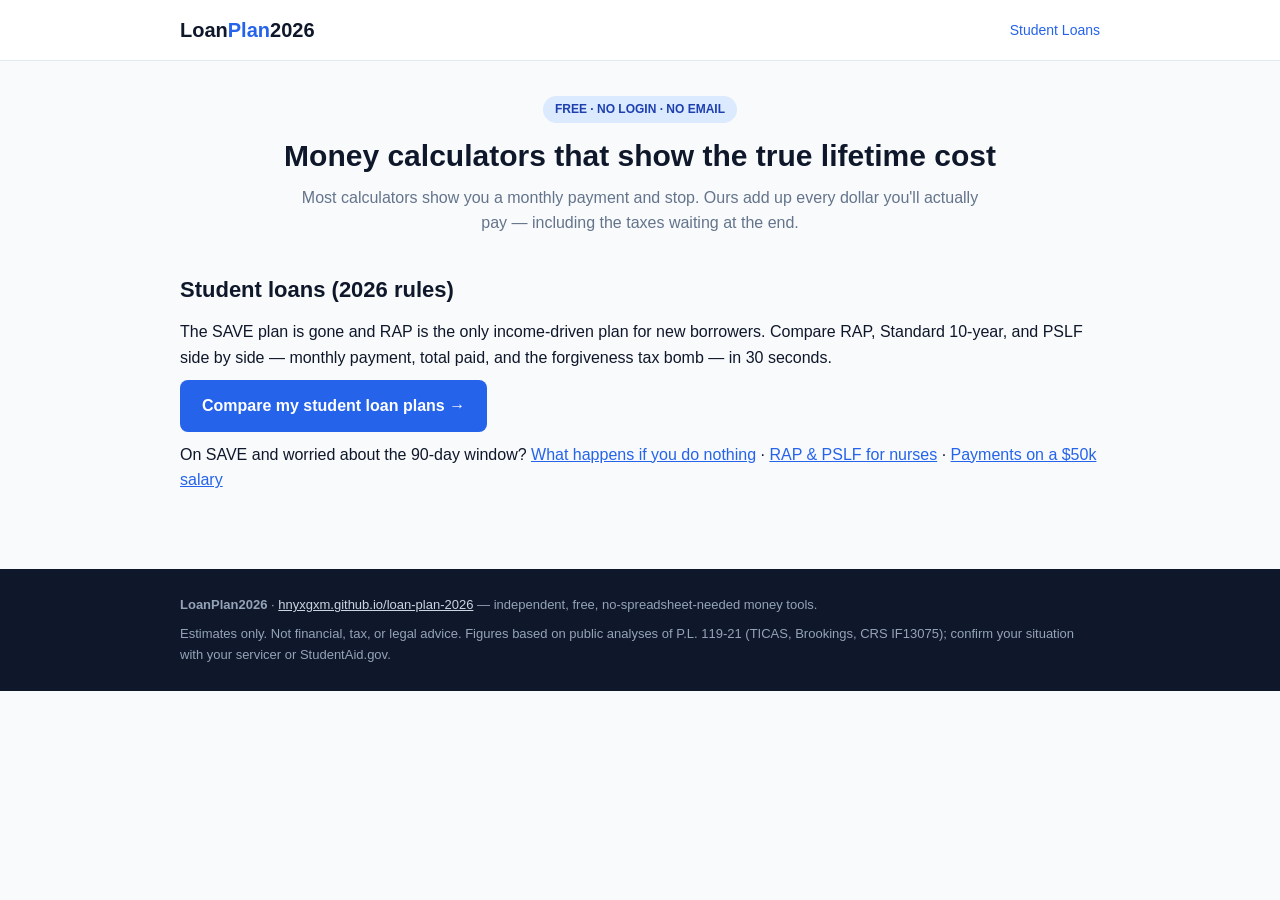
<file: index.html>
<!DOCTYPE html>
<html lang="en">
<head>
<meta charset="UTF-8">
<meta name="google-site-verification" content="98BWWTaS9-cz3RCrhu3tzQNUyZ-GA9P_Ir8cBboRrWM" />
<meta name="viewport" content="width=device-width, initial-scale=1.0">
<title>LoanPlan2026 — Free Money Calculators</title>
<meta name="description" content="Free, no-login calculators for real money decisions. Start with the 2026 student loan plan comparer: RAP vs Standard vs PSLF, including the forgiveness tax bill.">
<link rel="stylesheet" href="student-loans/style.css">
<!-- Google tag (gtag.js) -->
<script async src="https://www.googletagmanager.com/gtag/js?id=G-7WXY3LFMZS"></script>
<script>
  window.dataLayer = window.dataLayer || [];
  function gtag(){dataLayer.push(arguments);}
  gtag('js', new Date());
  gtag('config', 'G-7WXY3LFMZS');
</script>
<!-- seo-meta -->
<link rel="canonical" href="https://hnyxgxm.github.io/loan-plan-2026/">
<link rel="icon" type="image/svg+xml" href="favicon.svg">
<meta property="og:site_name" content="LoanPlan2026">
<meta property="og:type" content="website">
<meta property="og:title" content="LoanPlan2026 — Free Money Calculators">
<meta property="og:description" content="Free, no-login calculators for real money decisions. Start with the 2026 student loan plan comparer: RAP vs Standard vs PSLF, including the forgiveness tax bill.">
<meta property="og:url" content="https://hnyxgxm.github.io/loan-plan-2026/">
<meta property="og:image" content="https://hnyxgxm.github.io/loan-plan-2026/student-loans/og.png">
<meta property="og:image:width" content="1200">
<meta property="og:image:height" content="630">
<meta name="twitter:card" content="summary_large_image">
<meta name="twitter:title" content="LoanPlan2026 — Free Money Calculators">
<meta name="twitter:description" content="Free, no-login calculators for real money decisions. Start with the 2026 student loan plan comparer: RAP vs Standard vs PSLF, including the forgiveness tax bill.">
<meta name="twitter:image" content="https://hnyxgxm.github.io/loan-plan-2026/student-loans/og.png">
<script type="application/ld+json">{"@context": "https://schema.org", "@graph": [{"@type": "WebSite", "name": "LoanPlan2026", "url": "https://hnyxgxm.github.io/loan-plan-2026/", "description": "Free, no-login calculators for real money decisions."}, {"@type": "ItemList", "itemListElement": [{"@type": "ListItem", "position": 1, "url": "https://hnyxgxm.github.io/loan-plan-2026/student-loans/", "name": "Student Loan Repayment Plan Finder 2026"}, {"@type": "ListItem", "position": 2, "url": "https://hnyxgxm.github.io/loan-plan-2026/student-loans/nurses.html", "name": "Student Loan Repayment for Nurses in 2026"}, {"@type": "ListItem", "position": 3, "url": "https://hnyxgxm.github.io/loan-plan-2026/student-loans/income-50k.html", "name": "Student Loan Payment on a $50,000 Salary in 2026"}, {"@type": "ListItem", "position": 4, "url": "https://hnyxgxm.github.io/loan-plan-2026/student-loans/save-transition.html", "name": "SAVE Plan Ended July 2026? Your 90-Day Decision Guide"}]}]}</script>
</head>
<body>

<header class="site">
  <div class="container">
    <a class="logo" href="index.html">Loan<span>Plan</span>2026</a>
    <nav class="site">
      <a href="student-loans/index.html" class="active">Student Loans</a>
    </nav>
  </div>
</header>

<div class="container hero">
  <div class="badge">FREE · NO LOGIN · NO EMAIL</div>
  <h1>Money calculators that show the true lifetime cost</h1>
  <p class="sub">Most calculators show you a monthly payment and stop. Ours add up every dollar you'll actually pay — including the taxes waiting at the end.</p>
</div>

<div class="container">
  <section class="block">
    <h2>Student loans (2026 rules)</h2>
    <p>The SAVE plan is gone and RAP is the only income-driven plan for new borrowers. Compare RAP, Standard 10-year, and PSLF side by side — monthly payment, total paid, and the forgiveness tax bomb — in 30 seconds.</p>
    <p><a class="primary" href="student-loans/index.html">Compare my student loan plans →</a></p>
    <p class="note">On SAVE and worried about the 90-day window? <a href="student-loans/save-transition.html">What happens if you do nothing</a> · <a href="student-loans/nurses.html">RAP &amp; PSLF for nurses</a> · <a href="student-loans/income-50k.html">Payments on a $50k salary</a></p>
  </section>
</div>

<footer class="site">
  <div class="container">
    <div><b>LoanPlan2026</b> · <a href="https://hnyxgxm.github.io/loan-plan-2026/">hnyxgxm.github.io/loan-plan-2026</a> — independent, free, no-spreadsheet-needed money tools.</div>
    <div>Estimates only. Not financial, tax, or legal advice. Figures based on public analyses of P.L. 119-21 (TICAS, Brookings, CRS IF13075); confirm your situation with your servicer or StudentAid.gov.</div>
  </div>
</footer>

</body>
</html>
</file>
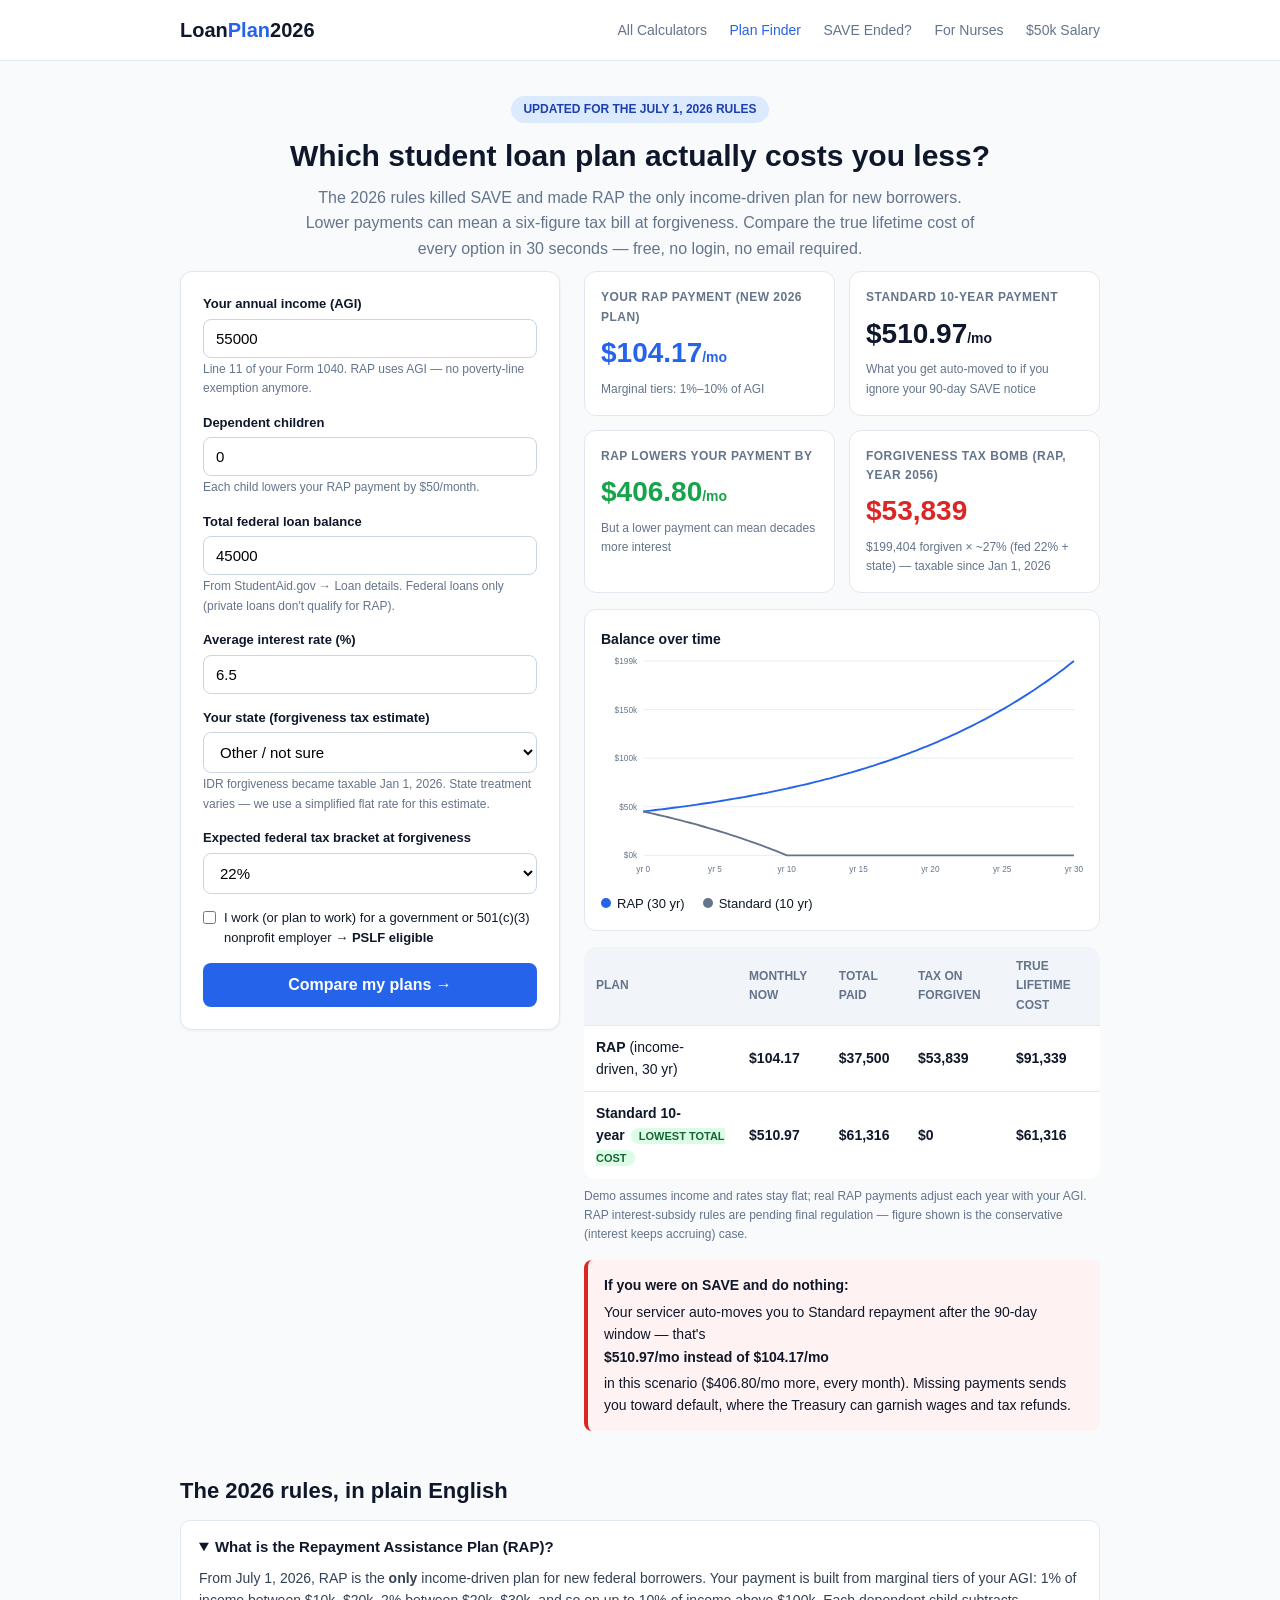
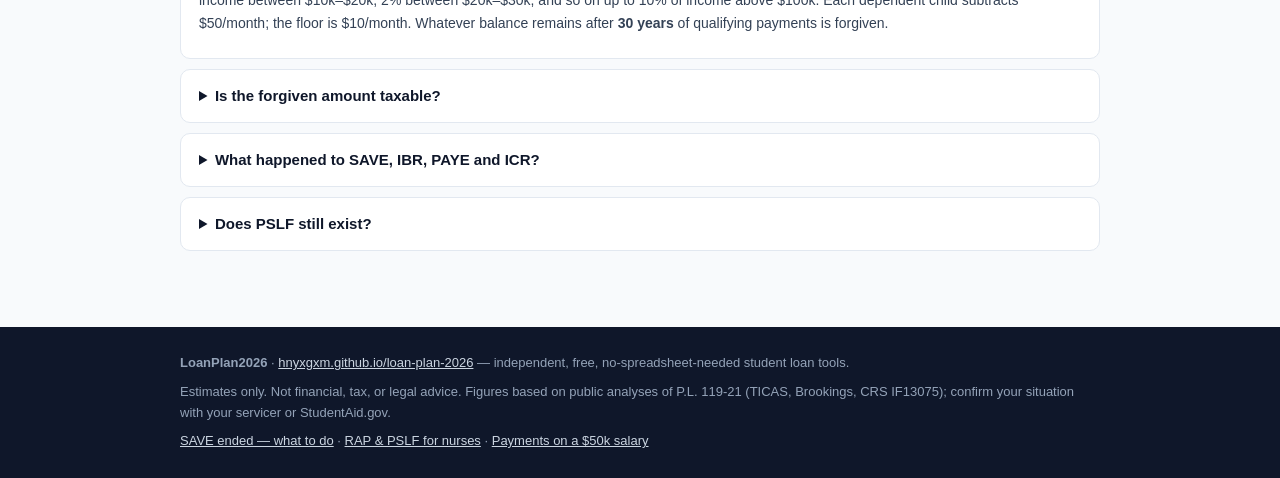
<file: student-loans/index.html>
<!DOCTYPE html>
<html lang="en">
<head>
<meta charset="UTF-8">
<meta name="viewport" content="width=device-width, initial-scale=1.0">
<title>Student Loan Repayment Plan Finder 2026 — RAP vs Standard vs PSLF Calculator</title>
<meta name="description" content="Free calculator: compare the new Repayment Assistance Plan (RAP), Standard 10-year, and PSLF under the July 2026 rules. See your monthly payment, lifetime cost, and the forgiveness tax bomb before your 90-day window closes.">
<link rel="stylesheet" href="style.css">
<script type="application/ld+json">
{
  "@context": "https://schema.org",
  "@type": "FAQPage",
  "mainEntity": [
    {
      "@type": "Question",
      "name": "What is the Repayment Assistance Plan (RAP)?",
      "acceptedAnswer": { "@type": "Answer", "text": "RAP is the only income-driven repayment plan available to new federal student loan borrowers from July 1, 2026. Payments are calculated on marginal tiers of 1% to 10% of your adjusted gross income, minus $50 per month per dependent child, with a $10 minimum. Remaining balances are forgiven after 30 years." }
    },
    {
      "@type": "Question",
      "name": "Is student loan forgiveness still tax-free?",
      "acceptedAnswer": { "@type": "Answer", "text": "No, except for PSLF. Since January 1, 2026, amounts forgiven under income-driven plans like RAP count as taxable income. Forgiveness under Public Service Loan Forgiveness remains federally tax-free." }
    },
    {
      "@type": "Question",
      "name": "What happens to SAVE plan borrowers?",
      "acceptedAnswer": { "@type": "Answer", "text": "The SAVE plan ended July 1, 2026. Borrowers get a 90-day window after servicer notification to pick a new plan; anyone who does not choose is automatically moved to Standard repayment, which usually means a much higher monthly payment." }
    }
  ]
}
</script>
<!-- Google tag (gtag.js) -->
<script async src="https://www.googletagmanager.com/gtag/js?id=G-7WXY3LFMZS"></script>
<script>
  window.dataLayer = window.dataLayer || [];
  function gtag(){dataLayer.push(arguments);}
  gtag('js', new Date());
  gtag('config', 'G-7WXY3LFMZS');
</script>
<!-- seo-meta -->
<link rel="canonical" href="https://hnyxgxm.github.io/loan-plan-2026/student-loans/">
<link rel="icon" type="image/svg+xml" href="../favicon.svg">
<meta property="og:site_name" content="LoanPlan2026">
<meta property="og:type" content="website">
<meta property="og:title" content="Student Loan Repayment Plan Finder 2026 — RAP vs Standard vs PSLF Calculator">
<meta property="og:description" content="Free calculator: compare the new Repayment Assistance Plan (RAP), Standard 10-year, and PSLF under the July 2026 rules. See your monthly payment, lifetime cost, and the forgiveness tax bomb before your 90-day window closes.">
<meta property="og:url" content="https://hnyxgxm.github.io/loan-plan-2026/student-loans/">
<meta property="og:image" content="https://hnyxgxm.github.io/loan-plan-2026/student-loans/og.png">
<meta property="og:image:width" content="1200">
<meta property="og:image:height" content="630">
<meta name="twitter:card" content="summary_large_image">
<meta name="twitter:title" content="Student Loan Repayment Plan Finder 2026 — RAP vs Standard vs PSLF Calculator">
<meta name="twitter:description" content="Free calculator: compare the new Repayment Assistance Plan (RAP), Standard 10-year, and PSLF under the July 2026 rules. See your monthly payment, lifetime cost, and the forgiveness tax bomb before your 90-day window closes.">
<meta name="twitter:image" content="https://hnyxgxm.github.io/loan-plan-2026/student-loans/og.png">
<script type="application/ld+json">{"@context": "https://schema.org", "@type": "BreadcrumbList", "itemListElement": [{"@type": "ListItem", "position": 1, "name": "Home", "item": "https://hnyxgxm.github.io/loan-plan-2026/"}, {"@type": "ListItem", "position": 2, "name": "Student Loans 2026", "item": "https://hnyxgxm.github.io/loan-plan-2026/student-loans/"}]}</script>
</head>
<body>

<header class="site">
  <div class="container">
    <a class="logo" href="index.html">Loan<span>Plan</span>2026</a>
    <nav class="site">
      <a href="../index.html">All Calculators</a>
      <a href="index.html" class="active">Plan Finder</a>
      <a href="save-transition.html">SAVE Ended?</a>
      <a href="nurses.html">For Nurses</a>
      <a href="income-50k.html">$50k Salary</a>
    </nav>
  </div>
</header>

<div class="container">
</div>

<div class="container hero">
  <div class="badge">UPDATED FOR THE JULY 1, 2026 RULES</div>
  <h1>Which student loan plan actually costs you less?</h1>
  <p class="sub">The 2026 rules killed SAVE and made RAP the only income-driven plan for new borrowers. Lower payments can mean a six-figure tax bill at forgiveness. Compare the true lifetime cost of every option in 30 seconds — free, no login, no email required.</p>
</div>

<main class="container">
  <div class="calc-wrap">

    <!-- ============ INPUT FORM ============ -->
    <div class="card">
      <form id="calc-form" data-defaults='{"agi":55000,"children":0,"balance":45000,"rate":6.5}'>
        <div class="field">
          <label for="agi">Your annual income (AGI)</label>
          <input type="number" id="agi" name="agi" min="0" step="1" value="55000" required>
          <div class="hint">Line 11 of your Form 1040. RAP uses AGI — no poverty-line exemption anymore.</div>
        </div>
        <div class="field">
          <label for="children">Dependent children</label>
          <input type="number" id="children" name="children" min="0" max="10" value="0">
          <div class="hint">Each child lowers your RAP payment by $50/month.</div>
        </div>
        <div class="field">
          <label for="balance">Total federal loan balance</label>
          <input type="number" id="balance" name="balance" min="0" step="1" value="45000" required>
          <div class="hint">From StudentAid.gov → Loan details. Federal loans only (private loans don't qualify for RAP).</div>
        </div>
        <div class="field">
          <label for="rate">Average interest rate (%)</label>
          <input type="number" id="rate" name="rate" min="0" max="15" step="0.01" value="6.5">
        </div>
        <div class="field">
          <label for="state">Your state (forgiveness tax estimate)</label>
          <select id="state" name="state">
            <option value="CA">California</option>
            <option value="NY">New York</option>
            <option value="MA">Massachusetts</option>
            <option value="IL">Illinois</option>
            <option value="PA">Pennsylvania</option>
            <option value="OH">Ohio</option>
            <option value="GA">Georgia</option>
            <option value="TX">Texas (no income tax)</option>
            <option value="FL">Florida (no income tax)</option>
            <option value="WA">Washington (no income tax)</option>
            <option value="TN">Tennessee (no income tax)</option>
            <option value="OTHER" selected>Other / not sure</option>
          </select>
          <div class="hint">IDR forgiveness became taxable Jan 1, 2026. State treatment varies — we use a simplified flat rate for this estimate.</div>
        </div>
        <div class="field">
          <label for="fedTax">Expected federal tax bracket at forgiveness</label>
          <select id="fedTax" name="fedTax">
            <option value="12">12%</option>
            <option value="22" selected>22%</option>
            <option value="24">24%</option>
            <option value="32">32%</option>
          </select>
        </div>
        <div class="checkline">
          <input type="checkbox" id="pslf" name="pslf">
          <label for="pslf">I work (or plan to work) for a government or 501(c)(3) nonprofit employer → <b>PSLF eligible</b></label>
        </div>
        <button type="submit" class="primary">Compare my plans →</button>
</form>
    </div>

    <!-- ============ RESULTS ============ -->
    <div id="results">
      <div id="cards" class="result-grid"></div>
      <div class="chart-box">
        <b style="font-size:14px">Balance over time</b>
        <div id="chart"></div>
        <div id="legend" class="legend"></div>
      </div>
      <div id="compare-table"></div>
      <div id="do-nothing"></div>
</div>
  </div>

  <section class="block faq">
    <h2>The 2026 rules, in plain English</h2>
    <details open>
      <summary>What is the Repayment Assistance Plan (RAP)?</summary>
      <p>From July 1, 2026, RAP is the <b>only</b> income-driven plan for new federal borrowers. Your payment is built from marginal tiers of your AGI: 1% of income between $10k–$20k, 2% between $20k–$30k, and so on up to 10% of income above $100k. Each dependent child subtracts $50/month; the floor is $10/month. Whatever balance remains after <b>30 years</b> of qualifying payments is forgiven.</p>
    </details>
    <details>
      <summary>Is the forgiven amount taxable?</summary>
      <p><b>Yes — this is the trap.</b> The federal tax exclusion for IDR forgiveness expired, and since January 1, 2026 forgiven balances are taxable income. A borrower with $80k forgiven could owe ~$20k+ in tax in the year of forgiveness. <b>PSLF forgiveness remains tax-free</b>, which is why the PSLF track wins for public-service workers. Some states also tax the forgiven amount; our calculator estimates both.</p>
    </details>
    <details>
      <summary>What happened to SAVE, IBR, PAYE and ICR?</summary>
      <p>SAVE ended July 1, 2026. If you were enrolled, your servicer notifies you and you have <b>90 days</b> to choose a new plan — otherwise you are auto-moved to Standard repayment (often 3–5× the RAP payment). Old IBR remains available to existing borrowers; PAYE and ICR sunset by July 1, 2028. New borrowers cannot get any of them.</p>
    </details>
    <details>
      <summary>Does PSLF still exist?</summary>
      <p>Yes. The 120-payment / 10-year structure survives, RAP payments count, and PSLF forgiveness stays tax-free. But the new "Tiered Standard" plan does <b>not</b> count toward PSLF — picking the wrong plan can waste years of progress. See <a href="nurses.html">our guide for nurses</a> for the PSLF-specific math.</p>
    </details>
  </section>

</main>

<footer class="site">
  <div class="container">
    <div><b>LoanPlan2026</b> · <a href="https://hnyxgxm.github.io/loan-plan-2026/">hnyxgxm.github.io/loan-plan-2026</a> — independent, free, no-spreadsheet-needed student loan tools.</div>
    <div>Estimates only. Not financial, tax, or legal advice. Figures based on public analyses of P.L. 119-21 (TICAS, Brookings, CRS IF13075); confirm your situation with your servicer or StudentAid.gov.</div>
    <div><a href="save-transition.html">SAVE ended — what to do</a> · <a href="nurses.html">RAP & PSLF for nurses</a> · <a href="income-50k.html">Payments on a $50k salary</a></div>
  </div>
</footer>

<script src="calc.js?v=20260905"></script>
</body>
</html>
</file>
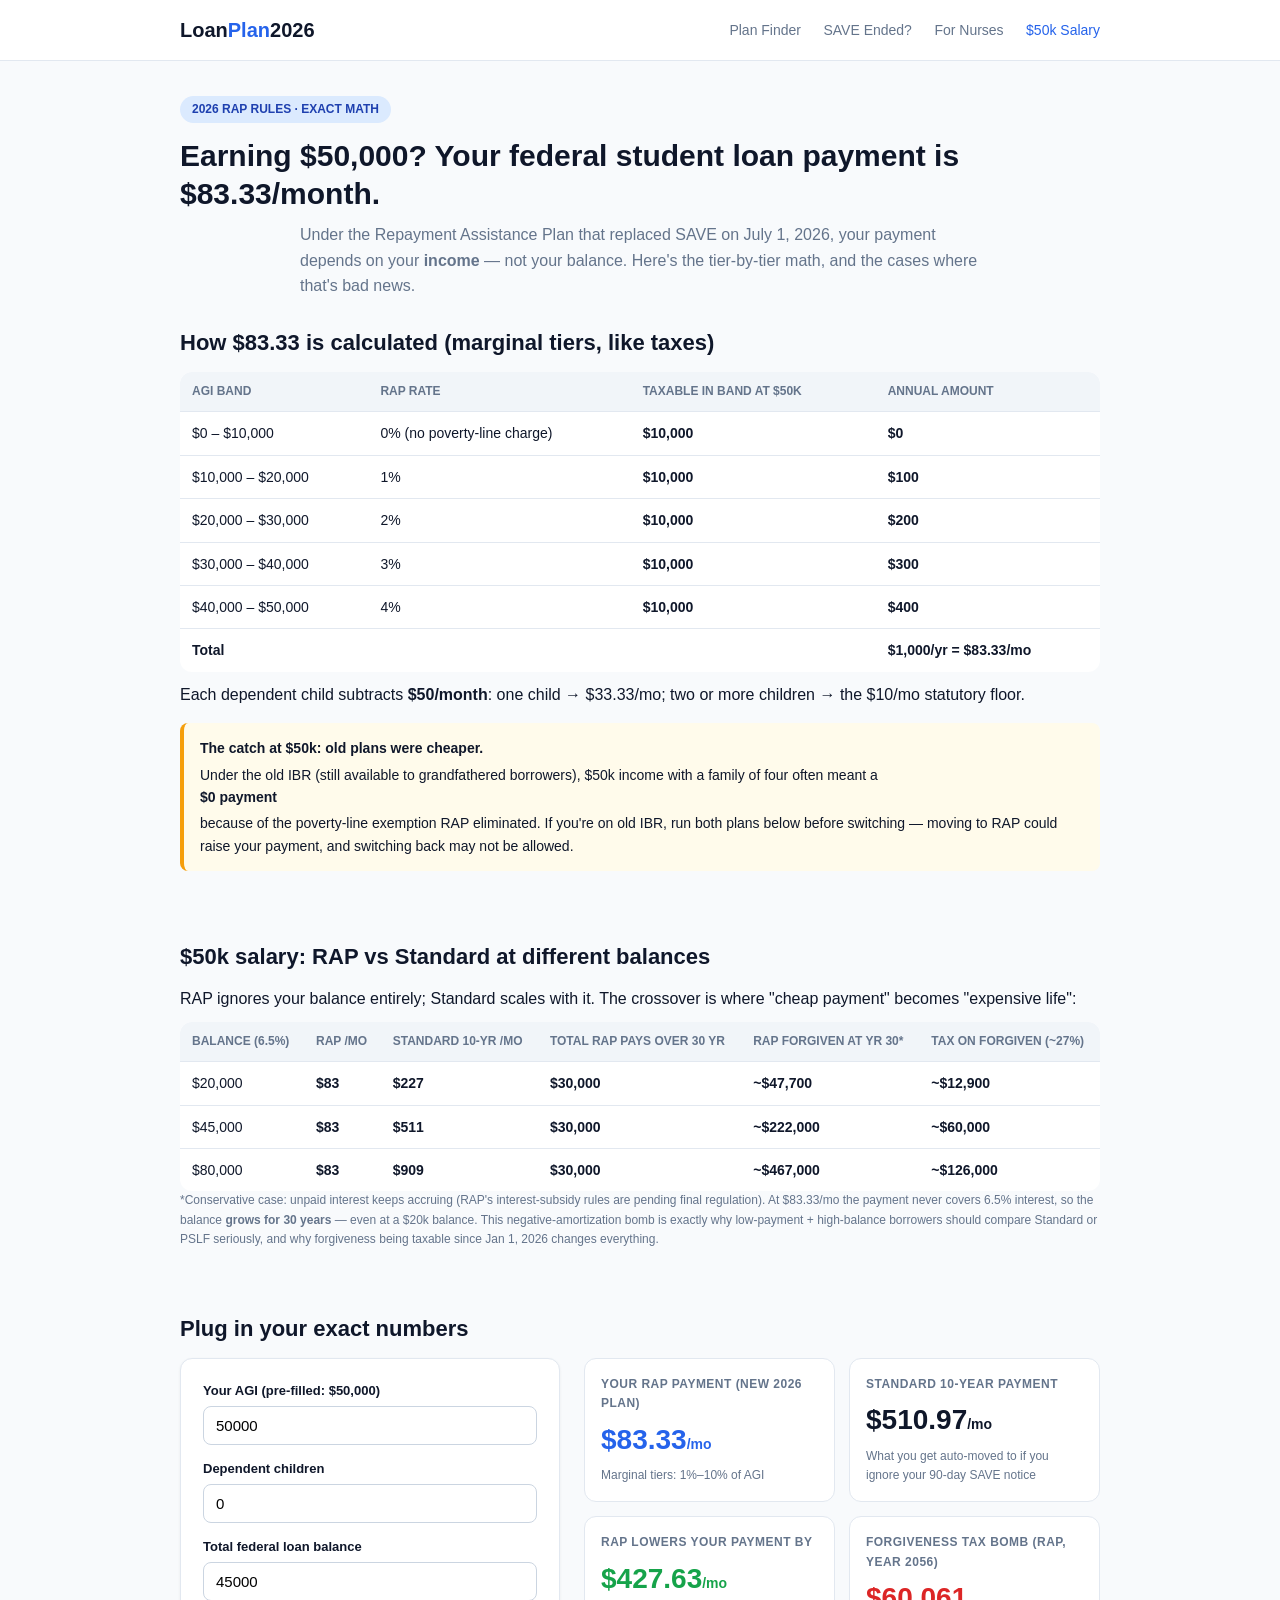
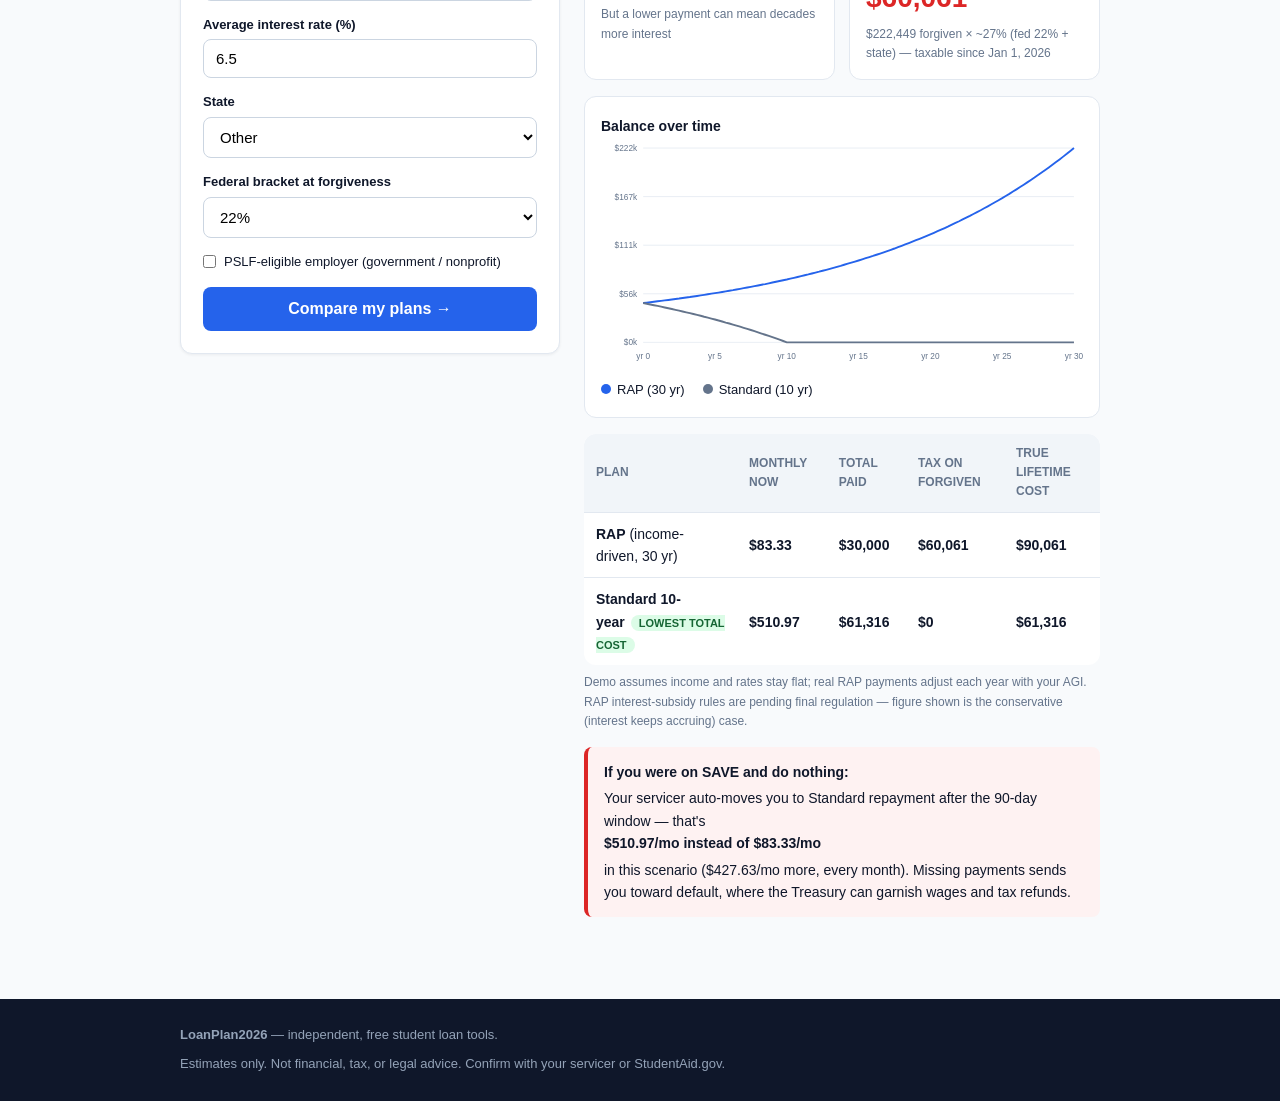
<file: income-50k.html>
<!DOCTYPE html>
<html lang="en">
<head>
<meta charset="UTF-8">
<meta name="viewport" content="width=device-width, initial-scale=1.0">
<title>Student Loan Payment on a $50,000 Salary in 2026 (Exact RAP Math)</title>
<meta name="description" content="On a $50k AGI your RAP payment is $83.33/month in 2026 — regardless of whether you owe $20k or $200k. See the exact tier math, how children change it, and when Standard actually beats RAP.">
<link rel="icon" href="data:,">
<link rel="stylesheet" href="style.css">
</head>
<body>

<header class="site">
  <div class="container">
    <a class="logo" href="index.html">Loan<span>Plan</span>2026</a>
    <nav class="site">
      <a href="index.html">Plan Finder</a>
      <a href="save-transition.html">SAVE Ended?</a>
      <a href="nurses.html">For Nurses</a>
      <a href="income-50k.html" class="active">$50k Salary</a>
    </nav>
  </div>
</header>

<div class="container">
</div>

<main class="container">
  <div class="hero" style="text-align:left;padding-bottom:0">
    <div class="badge">2026 RAP RULES · EXACT MATH</div>
    <h1>Earning $50,000? Your federal student loan payment is $83.33/month.</h1>
    <p class="sub">Under the Repayment Assistance Plan that replaced SAVE on July 1, 2026, your payment depends on your <b>income</b> — not your balance. Here's the tier-by-tier math, and the cases where that's bad news.</p>
  </div>

  <section class="block">
    <h2>How $83.33 is calculated (marginal tiers, like taxes)</h2>
    <table class="compare">
      <thead><tr><th>AGI band</th><th>RAP rate</th><th>Taxable in band at $50k</th><th>Annual amount</th></tr></thead>
      <tbody>
        <tr><td>$0 – $10,000</td><td>0% (no poverty-line charge)</td><td class="num">$10,000</td><td class="num">$0</td></tr>
        <tr><td>$10,000 – $20,000</td><td>1%</td><td class="num">$10,000</td><td class="num">$100</td></tr>
        <tr><td>$20,000 – $30,000</td><td>2%</td><td class="num">$10,000</td><td class="num">$200</td></tr>
        <tr><td>$30,000 – $40,000</td><td>3%</td><td class="num">$10,000</td><td class="num">$300</td></tr>
        <tr><td>$40,000 – $50,000</td><td>4%</td><td class="num">$10,000</td><td class="num">$400</td></tr>
        <tr><td><b>Total</b></td><td></td><td></td><td class="num"><b>$1,000/yr = $83.33/mo</b></td></tr>
      </tbody>
    </table>
    <p style="margin-top:10px">Each dependent child subtracts <b>$50/month</b>: one child → $33.33/mo; two or more children → the $10/mo statutory floor.</p>
    <div class="alert warn">
      <b>The catch at $50k: old plans were cheaper.</b>
      Under the old IBR (still available to grandfathered borrowers), $50k income with a family of four often meant a <b>$0 payment</b> because of the poverty-line exemption RAP eliminated. If you're on old IBR, run both plans below before switching — moving to RAP could raise your payment, and switching back may not be allowed.
    </div>
  </section>

  <section class="block">
    <h2>$50k salary: RAP vs Standard at different balances</h2>
    <p>RAP ignores your balance entirely; Standard scales with it. The crossover is where "cheap payment" becomes "expensive life":</p>
    <table class="compare">
      <thead><tr><th>Balance (6.5%)</th><th>RAP /mo</th><th>Standard 10-yr /mo</th><th>Total RAP pays over 30 yr</th><th>RAP forgiven at yr 30*</th><th>Tax on forgiven (~27%)</th></tr></thead>
      <tbody>
        <tr><td>$20,000</td><td class="num">$83</td><td class="num">$227</td><td class="num">$30,000</td><td class="num">~$47,700</td><td class="num">~$12,900</td></tr>
        <tr><td>$45,000</td><td class="num">$83</td><td class="num">$511</td><td class="num">$30,000</td><td class="num">~$222,000</td><td class="num">~$60,000</td></tr>
        <tr><td>$80,000</td><td class="num">$83</td><td class="num">$909</td><td class="num">$30,000</td><td class="num">~$467,000</td><td class="num">~$126,000</td></tr>
      </tbody>
    </table>
    <p class="note" style="font-size:12px;color:#64748b">*Conservative case: unpaid interest keeps accruing (RAP's interest-subsidy rules are pending final regulation). At $83.33/mo the payment never covers 6.5% interest, so the balance <b>grows for 30 years</b> — even at a $20k balance. This negative-amortization bomb is exactly why low-payment + high-balance borrowers should compare Standard or PSLF seriously, and why forgiveness being taxable since Jan 1, 2026 changes everything.</p>
  </section>

  <section class="block">
    <h2>Plug in your exact numbers</h2>
    <div class="calc-wrap">
      <div class="card">
        <form id="calc-form" data-defaults='{"agi":50000,"children":0,"balance":45000,"rate":6.5,"state":"OTHER","fedTax":"22"}'>
          <div class="field">
            <label for="agi">Your AGI (pre-filled: $50,000)</label>
            <input type="number" id="agi" name="agi" min="0" step="1" value="50000" required>
          </div>
          <div class="field">
            <label for="children">Dependent children</label>
            <input type="number" id="children" name="children" min="0" max="10" value="0">
          </div>
          <div class="field">
            <label for="balance">Total federal loan balance</label>
            <input type="number" id="balance" name="balance" min="0" step="1" value="45000" required>
          </div>
          <div class="field">
            <label for="rate">Average interest rate (%)</label>
            <input type="number" id="rate" name="rate" min="0" max="15" step="0.01" value="6.5">
          </div>
          <div class="field">
            <label for="state">State</label>
            <select id="state" name="state">
              <option value="CA">California</option><option value="NY">New York</option>
              <option value="MA">Massachusetts</option><option value="IL">Illinois</option>
              <option value="PA">Pennsylvania</option><option value="OH">Ohio</option>
              <option value="GA">Georgia</option><option value="TX">Texas (no income tax)</option>
              <option value="FL">Florida (no income tax)</option><option value="WA">Washington (no income tax)</option>
              <option value="TN">Tennessee (no income tax)</option><option value="OTHER" selected>Other</option>
            </select>
          </div>
          <div class="field">
            <label for="fedTax">Federal bracket at forgiveness</label>
            <select id="fedTax" name="fedTax">
              <option value="12">12%</option><option value="22" selected>22%</option>
              <option value="24">24%</option><option value="32">32%</option>
            </select>
          </div>
          <div class="checkline">
            <input type="checkbox" id="pslf" name="pslf">
            <label for="pslf">PSLF-eligible employer (government / nonprofit)</label>
          </div>
          <button type="submit" class="primary">Compare my plans →</button>
        </form>
      </div>
      <div id="results">
        <div id="cards" class="result-grid"></div>
        <div class="chart-box">
          <b style="font-size:14px">Balance over time</b>
          <div id="chart"></div>
          <div id="legend" class="legend"></div>
        </div>
        <div id="compare-table"></div>
        <div id="do-nothing"></div>
      </div>
    </div>
  </section>

</main>

<footer class="site">
  <div class="container">
    <div><b>LoanPlan2026</b> — independent, free student loan tools.</div>
    <div>Estimates only. Not financial, tax, or legal advice. Confirm with your servicer or StudentAid.gov.</div>
  </div>
</footer>
<script src="calc.js"></script>
</body>
</html>
</file>
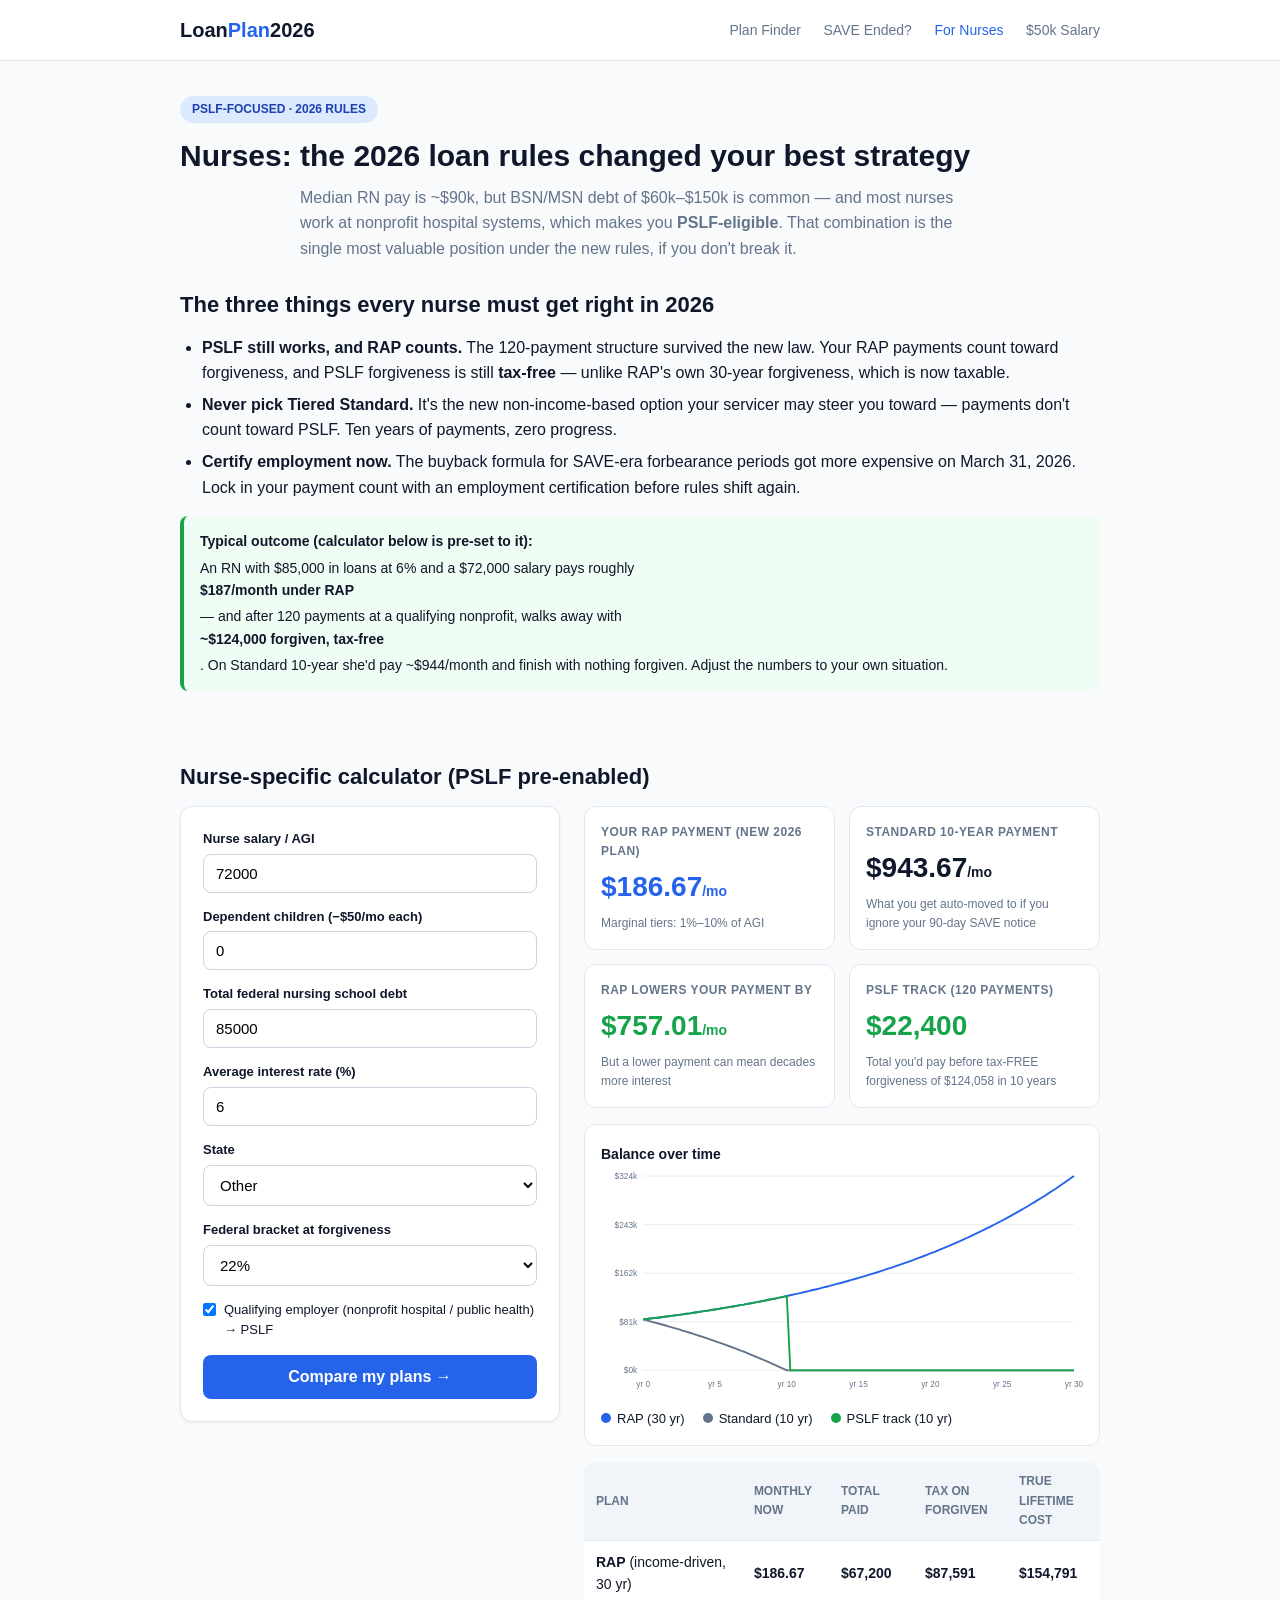
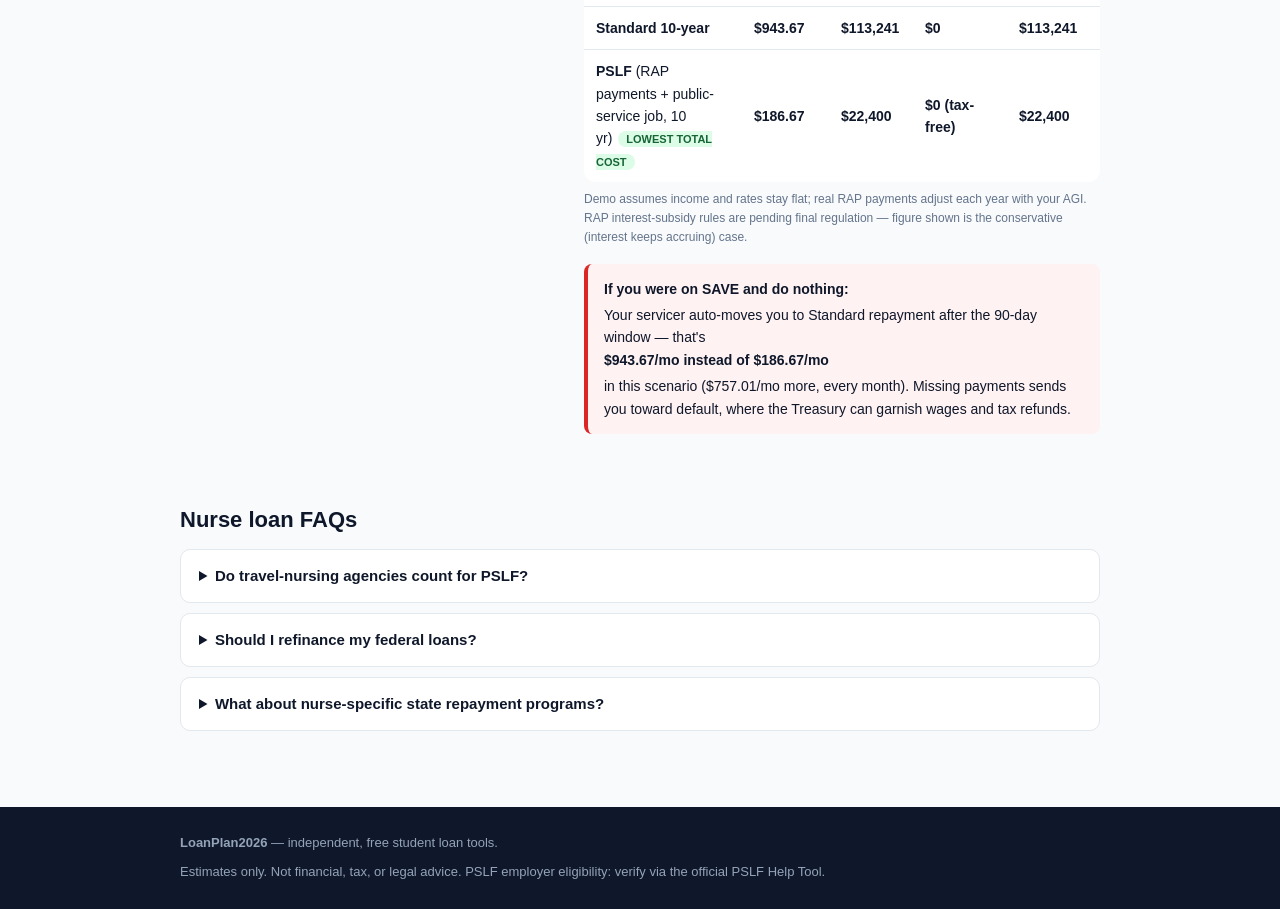
<file: nurses.html>
<!DOCTYPE html>
<html lang="en">
<head>
<meta charset="UTF-8">
<meta name="viewport" content="width=device-width, initial-scale=1.0">
<title>Student Loan Repayment for Nurses in 2026: RAP + PSLF Math (Calculator)</title>
<meta name="description" content="Nurse salary + nursing school debt under the 2026 rules: how RAP interacts with PSLF at nonprofit hospitals, why Tiered Standard wastes your PSLF progress, and your true 10-year cost. Free calculator pre-set for nurses.">
<link rel="icon" href="data:,">
<link rel="stylesheet" href="style.css">
</head>
<body>

<header class="site">
  <div class="container">
    <a class="logo" href="index.html">Loan<span>Plan</span>2026</a>
    <nav class="site">
      <a href="index.html">Plan Finder</a>
      <a href="save-transition.html">SAVE Ended?</a>
      <a href="nurses.html" class="active">For Nurses</a>
      <a href="income-50k.html">$50k Salary</a>
    </nav>
  </div>
</header>

<div class="container">
</div>

<main class="container">
  <div class="hero" style="text-align:left;padding-bottom:0">
    <div class="badge">PSLF-FOCUSED · 2026 RULES</div>
    <h1>Nurses: the 2026 loan rules changed your best strategy</h1>
    <p class="sub">Median RN pay is ~$90k, but BSN/MSN debt of $60k–$150k is common — and most nurses work at nonprofit hospital systems, which makes you <b>PSLF-eligible</b>. That combination is the single most valuable position under the new rules, if you don't break it.</p>
  </div>

  <section class="block">
    <h2>The three things every nurse must get right in 2026</h2>
    <ul class="plain">
      <li><b>PSLF still works, and RAP counts.</b> The 120-payment structure survived the new law. Your RAP payments count toward forgiveness, and PSLF forgiveness is still <b>tax-free</b> — unlike RAP's own 30-year forgiveness, which is now taxable.</li>
      <li><b>Never pick Tiered Standard.</b> It's the new non-income-based option your servicer may steer you toward — payments don't count toward PSLF. Ten years of payments, zero progress.</li>
      <li><b>Certify employment now.</b> The buyback formula for SAVE-era forbearance periods got more expensive on March 31, 2026. Lock in your payment count with an employment certification before rules shift again.</li>
    </ul>
    <div class="alert ok">
      <b>Typical outcome (calculator below is pre-set to it):</b>
      An RN with $85,000 in loans at 6% and a $72,000 salary pays roughly <b>$187/month under RAP</b> — and after 120 payments at a qualifying nonprofit, walks away with <b>~$124,000 forgiven, tax-free</b>. On Standard 10-year she'd pay ~$944/month and finish with nothing forgiven. Adjust the numbers to your own situation.
    </div>
  </section>

  <section class="block">
    <h2>Nurse-specific calculator (PSLF pre-enabled)</h2>
    <div class="calc-wrap">
      <div class="card">
        <form id="calc-form" data-defaults='{"agi":72000,"children":0,"balance":85000,"rate":6.0,"pslf":true,"state":"OTHER","fedTax":"22"}'>
          <div class="field">
            <label for="agi">Nurse salary / AGI</label>
            <input type="number" id="agi" name="agi" min="0" step="1" value="72000" required>
          </div>
          <div class="field">
            <label for="children">Dependent children (−$50/mo each)</label>
            <input type="number" id="children" name="children" min="0" max="10" value="0">
          </div>
          <div class="field">
            <label for="balance">Total federal nursing school debt</label>
            <input type="number" id="balance" name="balance" min="0" step="1" value="85000" required>
          </div>
          <div class="field">
            <label for="rate">Average interest rate (%)</label>
            <input type="number" id="rate" name="rate" min="0" max="15" step="0.01" value="6.0">
          </div>
          <div class="field">
            <label for="state">State</label>
            <select id="state" name="state">
              <option value="CA">California</option><option value="NY">New York</option>
              <option value="MA">Massachusetts</option><option value="IL">Illinois</option>
              <option value="PA">Pennsylvania</option><option value="OH">Ohio</option>
              <option value="GA">Georgia</option><option value="TX">Texas (no income tax)</option>
              <option value="FL">Florida (no income tax)</option><option value="WA">Washington (no income tax)</option>
              <option value="TN">Tennessee (no income tax)</option><option value="OTHER" selected>Other</option>
            </select>
          </div>
          <div class="field">
            <label for="fedTax">Federal bracket at forgiveness</label>
            <select id="fedTax" name="fedTax">
              <option value="12">12%</option><option value="22" selected>22%</option>
              <option value="24">24%</option><option value="32">32%</option>
            </select>
          </div>
          <div class="checkline">
            <input type="checkbox" id="pslf" name="pslf" checked>
            <label for="pslf">Qualifying employer (nonprofit hospital / public health) → PSLF</label>
          </div>
          <button type="submit" class="primary">Compare my plans →</button>
        </form>
      </div>
      <div id="results">
        <div id="cards" class="result-grid"></div>
        <div class="chart-box">
          <b style="font-size:14px">Balance over time</b>
          <div id="chart"></div>
          <div id="legend" class="legend"></div>
        </div>
        <div id="compare-table"></div>
        <div id="do-nothing"></div>
      </div>
    </div>
  </section>

  <section class="block faq">
    <h2>Nurse loan FAQs</h2>
    <details>
      <summary>Do travel-nursing agencies count for PSLF?</summary>
      <p>Only if the agency itself is a qualifying government or 501(c)(3) employer. Most for-profit staffing agencies do <b>not</b> count — check your employer's status on the PSLF Help Tool before signing a contract.</p>
    </details>
    <details>
      <summary>Should I refinance my federal loans?</summary>
      <p>If you're pursuing PSLF: <b>no, never</b>. Refinancing to a private loan permanently destroys PSLF eligibility. Only refinance if you've abandoned forgiveness entirely and rates beat your current APR.</p>
    </details>
    <details>
      <summary>What about nurse-specific state repayment programs?</summary>
      <p>Many states run loan-repayment programs for nurses in underserved areas (often $10k–$40k over 2–4 years). These usually stack with PSLF. Search "[your state] nurse loan repayment program" — this varies too much to generalize.</p>
    </details>
  </section>
</main>

<footer class="site">
  <div class="container">
    <div><b>LoanPlan2026</b> — independent, free student loan tools.</div>
    <div>Estimates only. Not financial, tax, or legal advice. PSLF employer eligibility: verify via the official PSLF Help Tool.</div>
  </div>
</footer>
<script src="calc.js"></script>
</body>
</html>
</file>
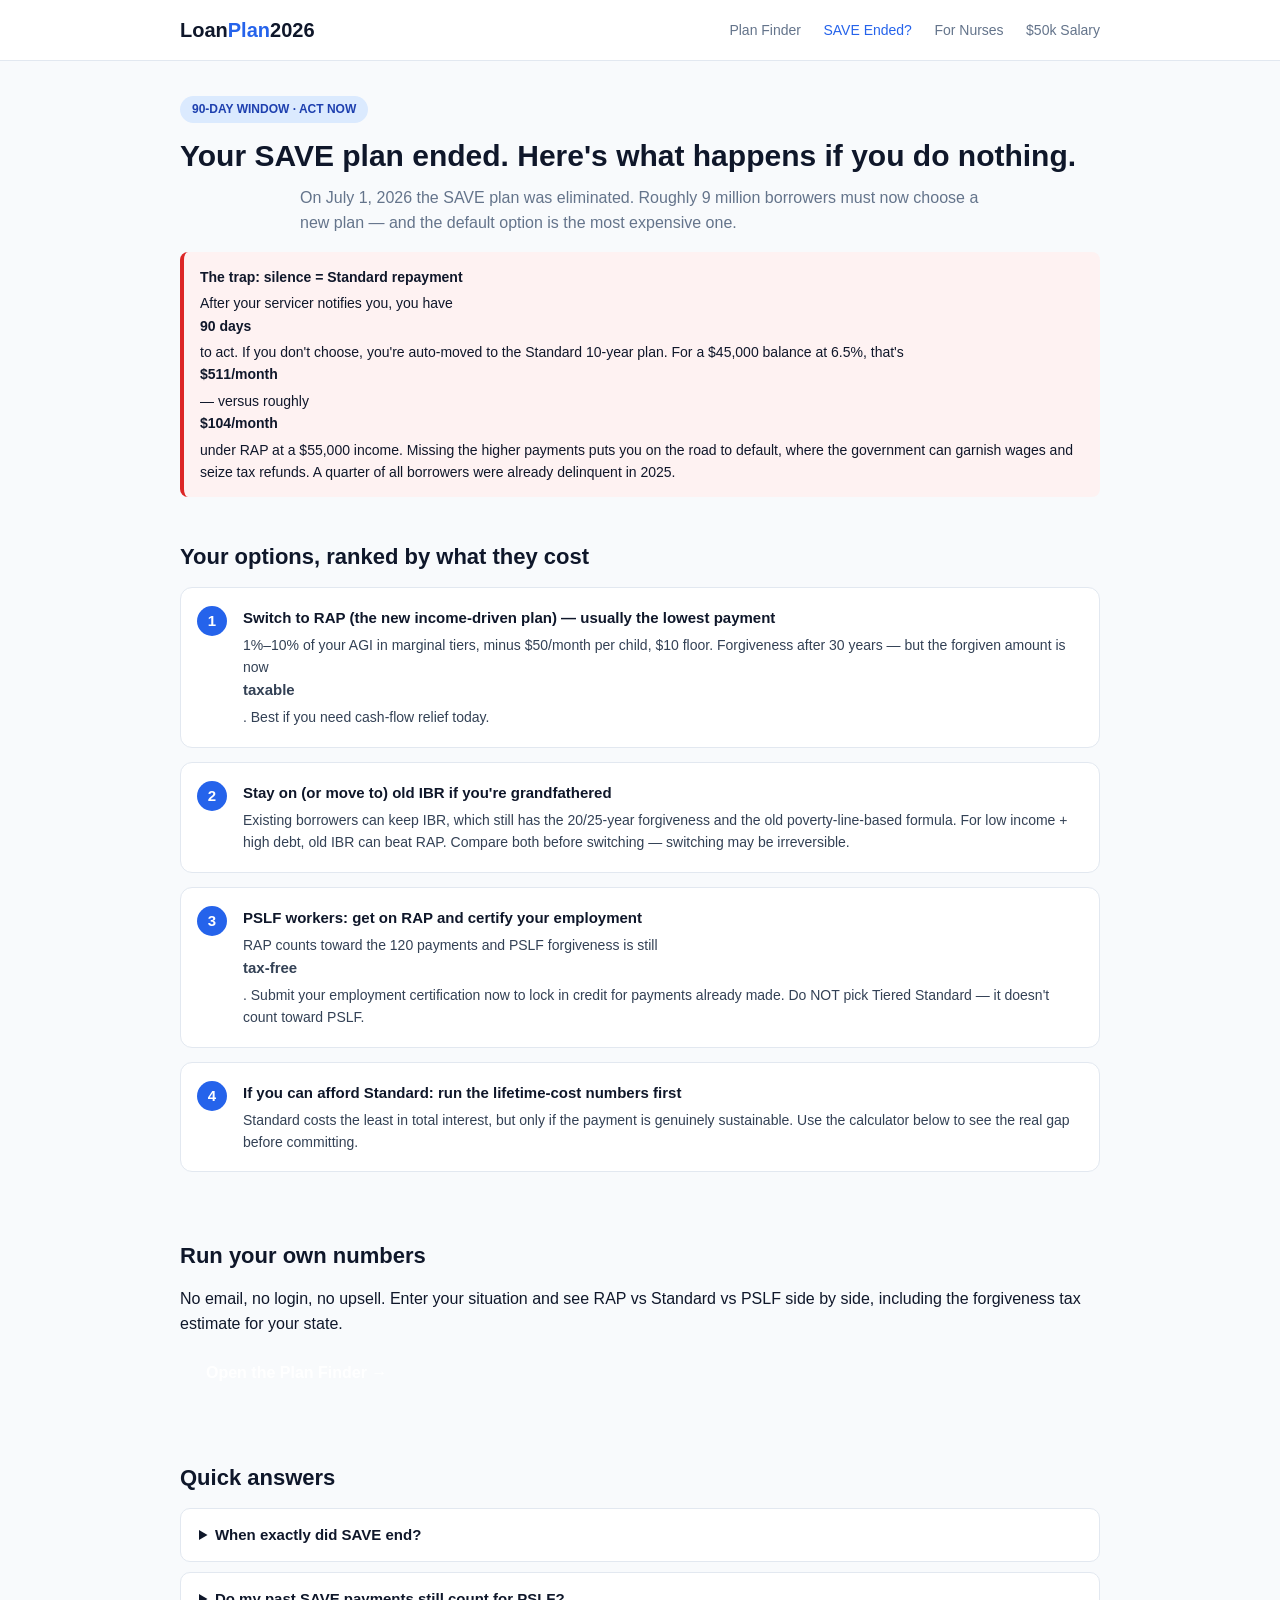
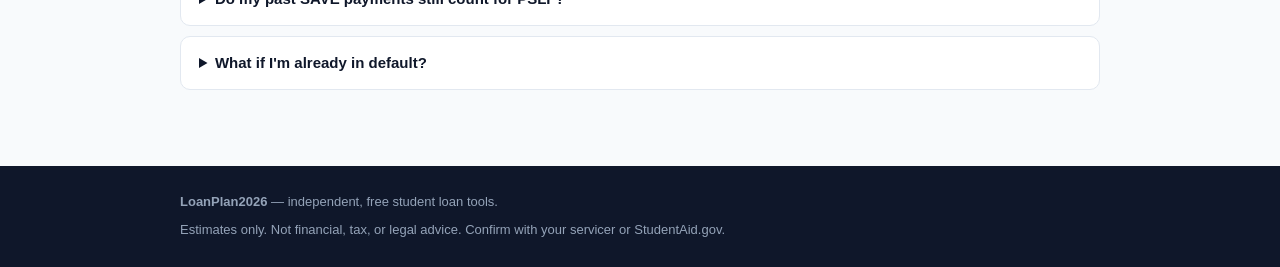
<file: save-transition.html>
<!DOCTYPE html>
<html lang="en">
<head>
<meta charset="UTF-8">
<meta name="viewport" content="width=device-width, initial-scale=1.0">
<title>SAVE Plan Ended July 2026? Your 90-Day Decision Guide (Do Nothing = Standard Plan)</title>
<meta name="description" content="SAVE is gone. You have 90 days to choose a new plan or your servicer auto-moves you to Standard repayment. Here's exactly what each option costs and how to avoid the worst outcome.">
<link rel="icon" href="data:,">
<link rel="stylesheet" href="style.css">
</head>
<body>

<header class="site">
  <div class="container">
    <a class="logo" href="index.html">Loan<span>Plan</span>2026</a>
    <nav class="site">
      <a href="index.html">Plan Finder</a>
      <a href="save-transition.html" class="active">SAVE Ended?</a>
      <a href="nurses.html">For Nurses</a>
      <a href="income-50k.html">$50k Salary</a>
    </nav>
  </div>
</header>

<div class="container">
</div>

<main class="container">
  <div class="hero" style="text-align:left;padding-bottom:0">
    <div class="badge">90-DAY WINDOW · ACT NOW</div>
    <h1>Your SAVE plan ended. Here's what happens if you do nothing.</h1>
    <p class="sub">On July 1, 2026 the SAVE plan was eliminated. Roughly 9 million borrowers must now choose a new plan — and the default option is the most expensive one.</p>
  </div>

  <div class="alert">
    <b>The trap: silence = Standard repayment</b>
    After your servicer notifies you, you have <b>90 days</b> to act. If you don't choose, you're auto-moved to the Standard 10-year plan. For a $45,000 balance at 6.5%, that's <b>$511/month</b> — versus roughly <b>$104/month</b> under RAP at a $55,000 income. Missing the higher payments puts you on the road to default, where the government can garnish wages and seize tax refunds. A quarter of all borrowers were already delinquent in 2025.
  </div>

  <section class="block">
    <h2>Your options, ranked by what they cost</h2>
    <div class="steps">
      <div class="step">
        <b>Switch to RAP (the new income-driven plan) — usually the lowest payment</b>
        <p>1%–10% of your AGI in marginal tiers, minus $50/month per child, $10 floor. Forgiveness after 30 years — but the forgiven amount is now <b>taxable</b>. Best if you need cash-flow relief today.</p>
      </div>
      <div class="step">
        <b>Stay on (or move to) old IBR if you're grandfathered</b>
        <p>Existing borrowers can keep IBR, which still has the 20/25-year forgiveness and the old poverty-line-based formula. For low income + high debt, old IBR can beat RAP. Compare both before switching — switching may be irreversible.</p>
      </div>
      <div class="step">
        <b>PSLF workers: get on RAP and certify your employment</b>
        <p>RAP counts toward the 120 payments and PSLF forgiveness is still <b>tax-free</b>. Submit your employment certification now to lock in credit for payments already made. Do NOT pick Tiered Standard — it doesn't count toward PSLF.</p>
      </div>
      <div class="step">
        <b>If you can afford Standard: run the lifetime-cost numbers first</b>
        <p>Standard costs the least in total interest, but only if the payment is genuinely sustainable. Use the calculator below to see the real gap before committing.</p>
      </div>
    </div>
  </section>

  <section class="block">
    <h2>Run your own numbers</h2>
    <p>No email, no login, no upsell. Enter your situation and see RAP vs Standard vs PSLF side by side, including the forgiveness tax estimate for your state.</p>
    <p><a class="primary" href="index.html" style="display:inline-block;padding:13px 26px;border-radius:8px;text-decoration:none;font-weight:700;color:#fff">Open the Plan Finder →</a></p>
  </section>

  <section class="block faq">
    <h2>Quick answers</h2>
    <details>
      <summary>When exactly did SAVE end?</summary>
      <p>July 1, 2026. SAVE had already been blocked by courts since 2024, with most borrowers parked in interest-free forbearance. The 2025 law (P.L. 119-21) formally eliminated it and created RAP as its replacement.</p>
    </details>
    <details>
      <summary>Do my past SAVE payments still count for PSLF?</summary>
      <p>Payments already certified are protected. But the "buyback" formula for counting forbearance periods since July 18, 2024 was revised on March 31, 2026 and now costs more. Certify your employment immediately to preserve your count.</p>
    </details>
    <details>
      <summary>What if I'm already in default?</summary>
      <p>Defaulted borrowers have separate exit routes (fresh-start style rehabilitation programs are being rolled back — check your servicer). Get out of default before plan selection matters, because collections continue regardless of which plan you pick.</p>
    </details>
  </section>

</main>

<footer class="site">
  <div class="container">
    <div><b>LoanPlan2026</b> — independent, free student loan tools.</div>
    <div>Estimates only. Not financial, tax, or legal advice. Confirm with your servicer or StudentAid.gov.</div>
  </div>
</footer>
<script src="calc.js"></script>
</body>
</html>
</file>
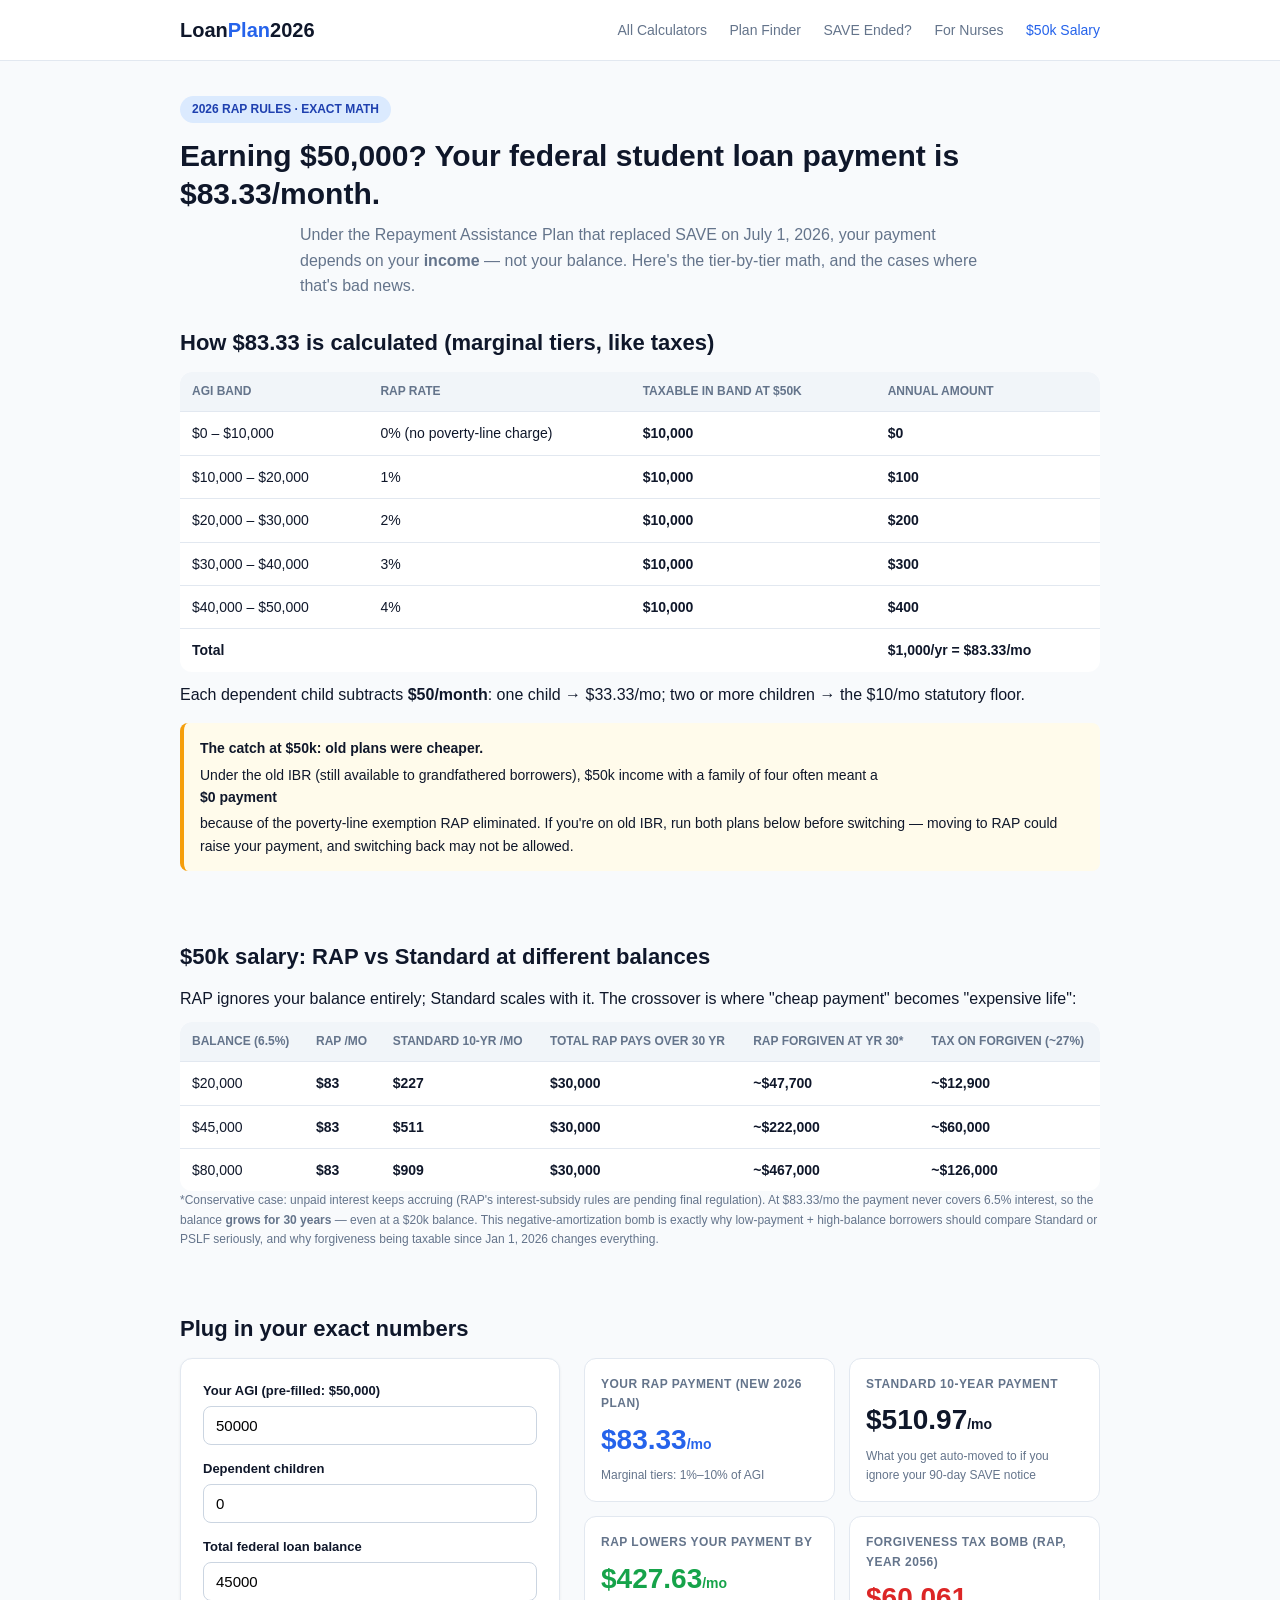
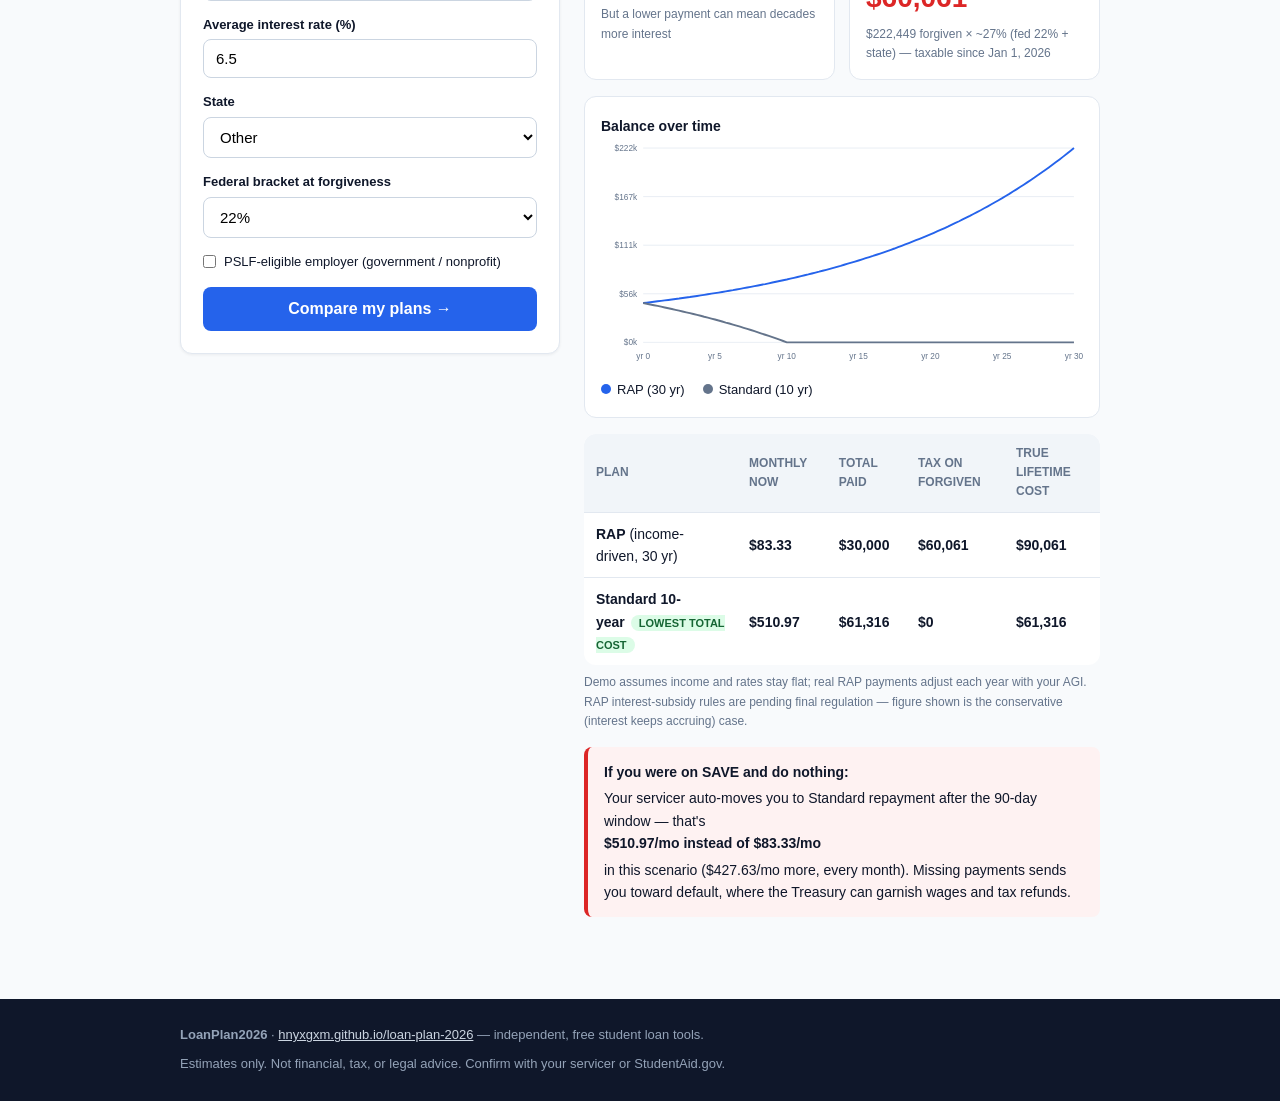
<file: student-loans/income-50k.html>
<!DOCTYPE html>
<html lang="en">
<head>
<meta charset="UTF-8">
<meta name="viewport" content="width=device-width, initial-scale=1.0">
<title>Student Loan Payment on a $50,000 Salary in 2026 (Exact RAP Math)</title>
<meta name="description" content="On a $50k AGI your RAP payment is $83.33/month in 2026 — regardless of whether you owe $20k or $200k. See the exact tier math, how children change it, and when Standard actually beats RAP.">
<link rel="stylesheet" href="style.css">
<!-- Google tag (gtag.js) -->
<script async src="https://www.googletagmanager.com/gtag/js?id=G-7WXY3LFMZS"></script>
<script>
  window.dataLayer = window.dataLayer || [];
  function gtag(){dataLayer.push(arguments);}
  gtag('js', new Date());
  gtag('config', 'G-7WXY3LFMZS');
</script>
<!-- seo-meta -->
<link rel="canonical" href="https://hnyxgxm.github.io/loan-plan-2026/student-loans/income-50k.html">
<link rel="icon" type="image/svg+xml" href="../favicon.svg">
<meta property="og:site_name" content="LoanPlan2026">
<meta property="og:type" content="website">
<meta property="og:title" content="Student Loan Payment on a $50,000 Salary in 2026 (Exact RAP Math)">
<meta property="og:description" content="On a $50k AGI your RAP payment is $83.33/month in 2026 — regardless of whether you owe $20k or $200k. See the exact tier math, how children change it, and when Standard actually beats RAP.">
<meta property="og:url" content="https://hnyxgxm.github.io/loan-plan-2026/student-loans/income-50k.html">
<meta property="og:image" content="https://hnyxgxm.github.io/loan-plan-2026/student-loans/og.png">
<meta property="og:image:width" content="1200">
<meta property="og:image:height" content="630">
<meta name="twitter:card" content="summary_large_image">
<meta name="twitter:title" content="Student Loan Payment on a $50,000 Salary in 2026 (Exact RAP Math)">
<meta name="twitter:description" content="On a $50k AGI your RAP payment is $83.33/month in 2026 — regardless of whether you owe $20k or $200k. See the exact tier math, how children change it, and when Standard actually beats RAP.">
<meta name="twitter:image" content="https://hnyxgxm.github.io/loan-plan-2026/student-loans/og.png">
<script type="application/ld+json">{"@context": "https://schema.org", "@type": "BreadcrumbList", "itemListElement": [{"@type": "ListItem", "position": 1, "name": "Home", "item": "https://hnyxgxm.github.io/loan-plan-2026/"}, {"@type": "ListItem", "position": 2, "name": "Student Loans 2026", "item": "https://hnyxgxm.github.io/loan-plan-2026/student-loans/"}, {"@type": "ListItem", "position": 3, "name": "$50k Salary", "item": "https://hnyxgxm.github.io/loan-plan-2026/student-loans/income-50k.html"}]}</script>
</head>
<body>

<header class="site">
  <div class="container">
    <a class="logo" href="index.html">Loan<span>Plan</span>2026</a>
    <nav class="site">
      <a href="../index.html">All Calculators</a>
      <a href="index.html">Plan Finder</a>
      <a href="save-transition.html">SAVE Ended?</a>
      <a href="nurses.html">For Nurses</a>
      <a href="income-50k.html" class="active">$50k Salary</a>
    </nav>
  </div>
</header>

<div class="container">
</div>

<main class="container">
  <div class="hero" style="text-align:left;padding-bottom:0">
    <div class="badge">2026 RAP RULES · EXACT MATH</div>
    <h1>Earning $50,000? Your federal student loan payment is $83.33/month.</h1>
    <p class="sub">Under the Repayment Assistance Plan that replaced SAVE on July 1, 2026, your payment depends on your <b>income</b> — not your balance. Here's the tier-by-tier math, and the cases where that's bad news.</p>
  </div>

  <section class="block">
    <h2>How $83.33 is calculated (marginal tiers, like taxes)</h2>
    <table class="compare">
      <thead><tr><th>AGI band</th><th>RAP rate</th><th>Taxable in band at $50k</th><th>Annual amount</th></tr></thead>
      <tbody>
        <tr><td>$0 – $10,000</td><td>0% (no poverty-line charge)</td><td class="num">$10,000</td><td class="num">$0</td></tr>
        <tr><td>$10,000 – $20,000</td><td>1%</td><td class="num">$10,000</td><td class="num">$100</td></tr>
        <tr><td>$20,000 – $30,000</td><td>2%</td><td class="num">$10,000</td><td class="num">$200</td></tr>
        <tr><td>$30,000 – $40,000</td><td>3%</td><td class="num">$10,000</td><td class="num">$300</td></tr>
        <tr><td>$40,000 – $50,000</td><td>4%</td><td class="num">$10,000</td><td class="num">$400</td></tr>
        <tr><td><b>Total</b></td><td></td><td></td><td class="num"><b>$1,000/yr = $83.33/mo</b></td></tr>
      </tbody>
    </table>
    <p style="margin-top:10px">Each dependent child subtracts <b>$50/month</b>: one child → $33.33/mo; two or more children → the $10/mo statutory floor.</p>
    <div class="alert warn">
      <b>The catch at $50k: old plans were cheaper.</b>
      Under the old IBR (still available to grandfathered borrowers), $50k income with a family of four often meant a <b>$0 payment</b> because of the poverty-line exemption RAP eliminated. If you're on old IBR, run both plans below before switching — moving to RAP could raise your payment, and switching back may not be allowed.
    </div>
  </section>

  <section class="block">
    <h2>$50k salary: RAP vs Standard at different balances</h2>
    <p>RAP ignores your balance entirely; Standard scales with it. The crossover is where "cheap payment" becomes "expensive life":</p>
    <table class="compare">
      <thead><tr><th>Balance (6.5%)</th><th>RAP /mo</th><th>Standard 10-yr /mo</th><th>Total RAP pays over 30 yr</th><th>RAP forgiven at yr 30*</th><th>Tax on forgiven (~27%)</th></tr></thead>
      <tbody>
        <tr><td>$20,000</td><td class="num">$83</td><td class="num">$227</td><td class="num">$30,000</td><td class="num">~$47,700</td><td class="num">~$12,900</td></tr>
        <tr><td>$45,000</td><td class="num">$83</td><td class="num">$511</td><td class="num">$30,000</td><td class="num">~$222,000</td><td class="num">~$60,000</td></tr>
        <tr><td>$80,000</td><td class="num">$83</td><td class="num">$909</td><td class="num">$30,000</td><td class="num">~$467,000</td><td class="num">~$126,000</td></tr>
      </tbody>
    </table>
    <p class="note" style="font-size:12px;color:#64748b">*Conservative case: unpaid interest keeps accruing (RAP's interest-subsidy rules are pending final regulation). At $83.33/mo the payment never covers 6.5% interest, so the balance <b>grows for 30 years</b> — even at a $20k balance. This negative-amortization bomb is exactly why low-payment + high-balance borrowers should compare Standard or PSLF seriously, and why forgiveness being taxable since Jan 1, 2026 changes everything.</p>
  </section>

  <section class="block">
    <h2>Plug in your exact numbers</h2>
    <div class="calc-wrap">
      <div class="card">
        <form id="calc-form" data-defaults='{"agi":50000,"children":0,"balance":45000,"rate":6.5,"state":"OTHER","fedTax":"22"}'>
          <div class="field">
            <label for="agi">Your AGI (pre-filled: $50,000)</label>
            <input type="number" id="agi" name="agi" min="0" step="1" value="50000" required>
          </div>
          <div class="field">
            <label for="children">Dependent children</label>
            <input type="number" id="children" name="children" min="0" max="10" value="0">
          </div>
          <div class="field">
            <label for="balance">Total federal loan balance</label>
            <input type="number" id="balance" name="balance" min="0" step="1" value="45000" required>
          </div>
          <div class="field">
            <label for="rate">Average interest rate (%)</label>
            <input type="number" id="rate" name="rate" min="0" max="15" step="0.01" value="6.5">
          </div>
          <div class="field">
            <label for="state">State</label>
            <select id="state" name="state">
              <option value="CA">California</option><option value="NY">New York</option>
              <option value="MA">Massachusetts</option><option value="IL">Illinois</option>
              <option value="PA">Pennsylvania</option><option value="OH">Ohio</option>
              <option value="GA">Georgia</option><option value="TX">Texas (no income tax)</option>
              <option value="FL">Florida (no income tax)</option><option value="WA">Washington (no income tax)</option>
              <option value="TN">Tennessee (no income tax)</option><option value="OTHER" selected>Other</option>
            </select>
          </div>
          <div class="field">
            <label for="fedTax">Federal bracket at forgiveness</label>
            <select id="fedTax" name="fedTax">
              <option value="12">12%</option><option value="22" selected>22%</option>
              <option value="24">24%</option><option value="32">32%</option>
            </select>
          </div>
          <div class="checkline">
            <input type="checkbox" id="pslf" name="pslf">
            <label for="pslf">PSLF-eligible employer (government / nonprofit)</label>
          </div>
          <button type="submit" class="primary">Compare my plans →</button>
        </form>
      </div>
      <div id="results">
        <div id="cards" class="result-grid"></div>
        <div class="chart-box">
          <b style="font-size:14px">Balance over time</b>
          <div id="chart"></div>
          <div id="legend" class="legend"></div>
        </div>
        <div id="compare-table"></div>
        <div id="do-nothing"></div>
      </div>
    </div>
  </section>

</main>

<footer class="site">
  <div class="container">
    <div><b>LoanPlan2026</b> · <a href="https://hnyxgxm.github.io/loan-plan-2026/">hnyxgxm.github.io/loan-plan-2026</a> — independent, free student loan tools.</div>
    <div>Estimates only. Not financial, tax, or legal advice. Confirm with your servicer or StudentAid.gov.</div>
  </div>
</footer>
<script src="calc.js?v=20260905"></script>
</body>
</html>
</file>
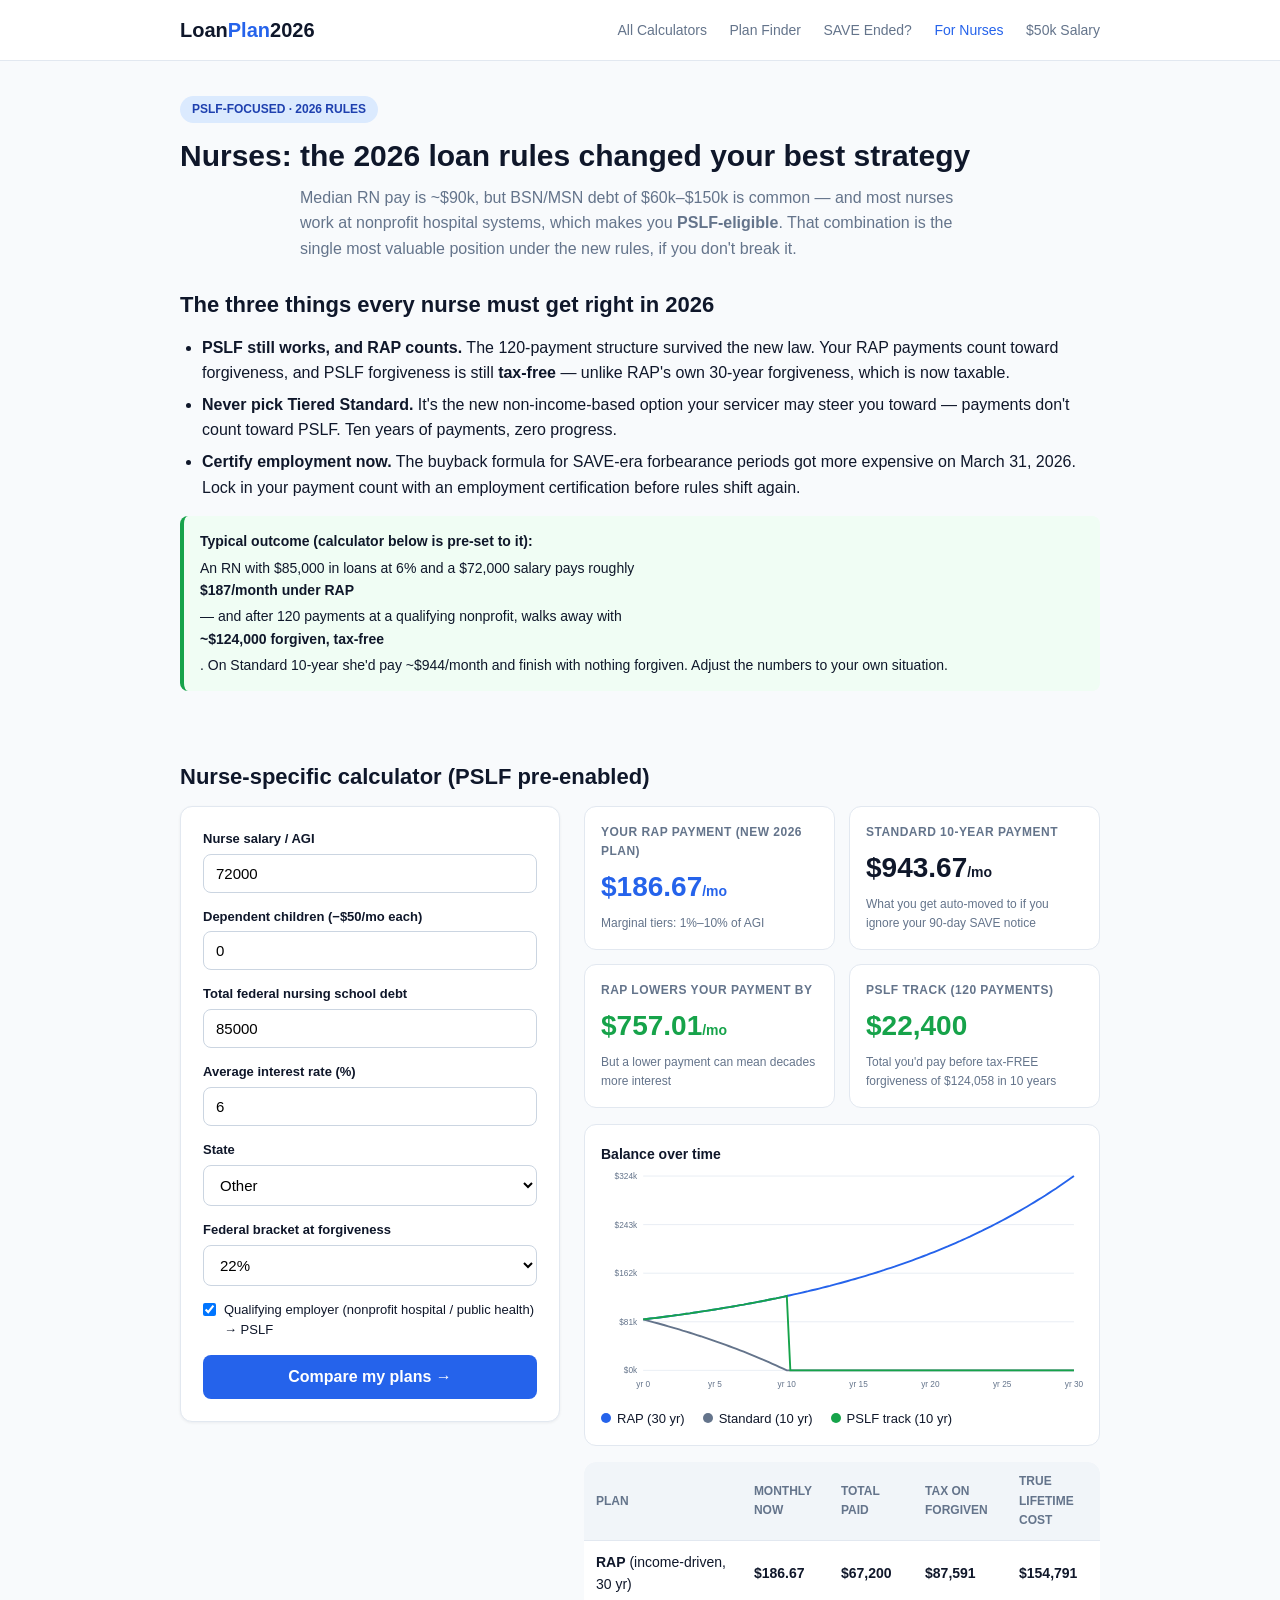
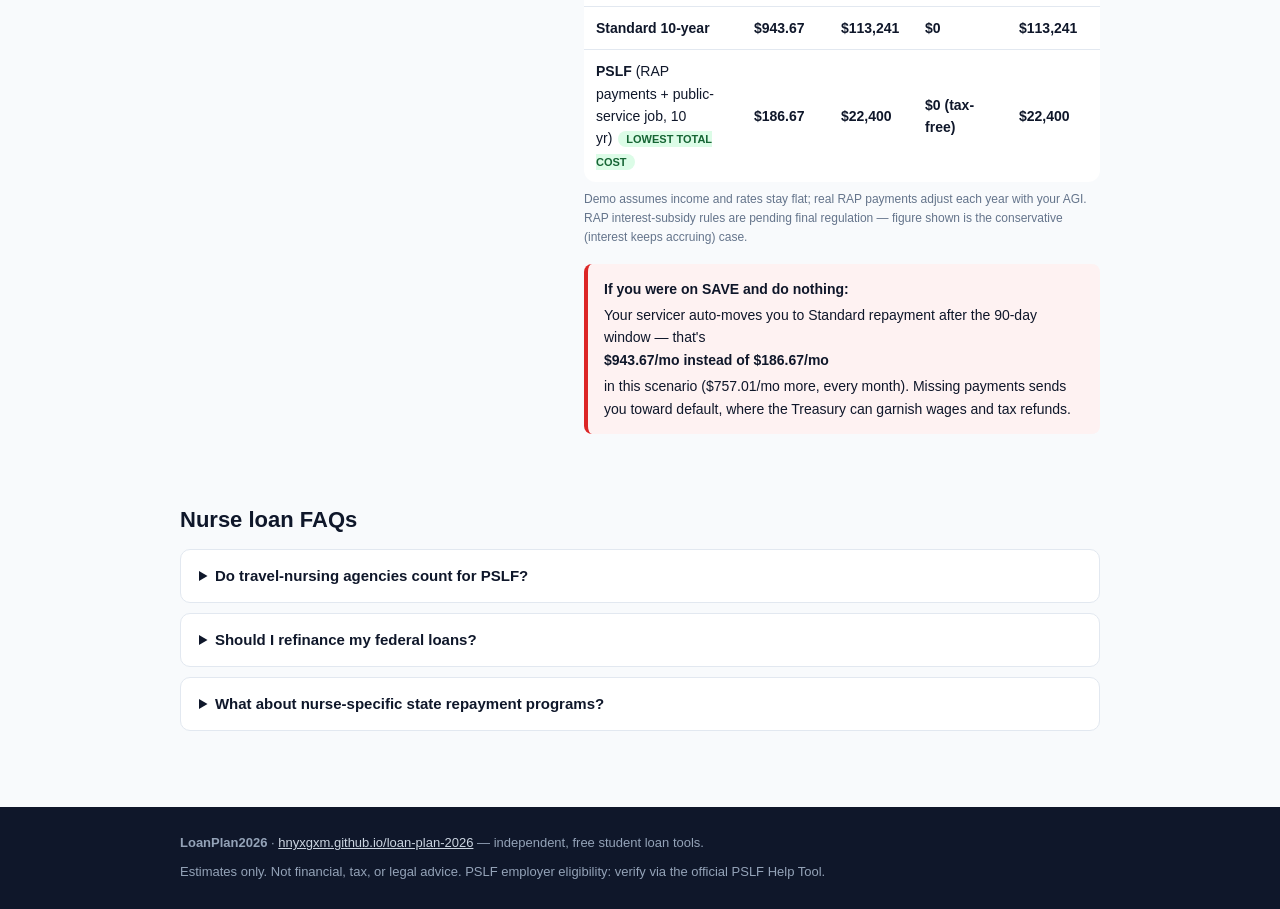
<file: student-loans/nurses.html>
<!DOCTYPE html>
<html lang="en">
<head>
<meta charset="UTF-8">
<meta name="viewport" content="width=device-width, initial-scale=1.0">
<title>Student Loan Repayment for Nurses in 2026: RAP + PSLF Math (Calculator)</title>
<meta name="description" content="Nurse salary + nursing school debt under the 2026 rules: how RAP interacts with PSLF at nonprofit hospitals, why Tiered Standard wastes your PSLF progress, and your true 10-year cost. Free calculator pre-set for nurses.">
<link rel="stylesheet" href="style.css">
<!-- Google tag (gtag.js) -->
<script async src="https://www.googletagmanager.com/gtag/js?id=G-7WXY3LFMZS"></script>
<script>
  window.dataLayer = window.dataLayer || [];
  function gtag(){dataLayer.push(arguments);}
  gtag('js', new Date());
  gtag('config', 'G-7WXY3LFMZS');
</script>
<!-- seo-meta -->
<link rel="canonical" href="https://hnyxgxm.github.io/loan-plan-2026/student-loans/nurses.html">
<link rel="icon" type="image/svg+xml" href="../favicon.svg">
<meta property="og:site_name" content="LoanPlan2026">
<meta property="og:type" content="website">
<meta property="og:title" content="Student Loan Repayment for Nurses in 2026: RAP + PSLF Math (Calculator)">
<meta property="og:description" content="Nurse salary + nursing school debt under the 2026 rules: how RAP interacts with PSLF at nonprofit hospitals, why Tiered Standard wastes your PSLF progress, and your true 10-year cost. Free calculator pre-set for nurses.">
<meta property="og:url" content="https://hnyxgxm.github.io/loan-plan-2026/student-loans/nurses.html">
<meta property="og:image" content="https://hnyxgxm.github.io/loan-plan-2026/student-loans/og.png">
<meta property="og:image:width" content="1200">
<meta property="og:image:height" content="630">
<meta name="twitter:card" content="summary_large_image">
<meta name="twitter:title" content="Student Loan Repayment for Nurses in 2026: RAP + PSLF Math (Calculator)">
<meta name="twitter:description" content="Nurse salary + nursing school debt under the 2026 rules: how RAP interacts with PSLF at nonprofit hospitals, why Tiered Standard wastes your PSLF progress, and your true 10-year cost. Free calculator pre-set for nurses.">
<meta name="twitter:image" content="https://hnyxgxm.github.io/loan-plan-2026/student-loans/og.png">
<script type="application/ld+json">{"@context": "https://schema.org", "@type": "BreadcrumbList", "itemListElement": [{"@type": "ListItem", "position": 1, "name": "Home", "item": "https://hnyxgxm.github.io/loan-plan-2026/"}, {"@type": "ListItem", "position": 2, "name": "Student Loans 2026", "item": "https://hnyxgxm.github.io/loan-plan-2026/student-loans/"}, {"@type": "ListItem", "position": 3, "name": "Nurses", "item": "https://hnyxgxm.github.io/loan-plan-2026/student-loans/nurses.html"}]}</script>
</head>
<body>

<header class="site">
  <div class="container">
    <a class="logo" href="index.html">Loan<span>Plan</span>2026</a>
    <nav class="site">
      <a href="../index.html">All Calculators</a>
      <a href="index.html">Plan Finder</a>
      <a href="save-transition.html">SAVE Ended?</a>
      <a href="nurses.html" class="active">For Nurses</a>
      <a href="income-50k.html">$50k Salary</a>
    </nav>
  </div>
</header>

<div class="container">
</div>

<main class="container">
  <div class="hero" style="text-align:left;padding-bottom:0">
    <div class="badge">PSLF-FOCUSED · 2026 RULES</div>
    <h1>Nurses: the 2026 loan rules changed your best strategy</h1>
    <p class="sub">Median RN pay is ~$90k, but BSN/MSN debt of $60k–$150k is common — and most nurses work at nonprofit hospital systems, which makes you <b>PSLF-eligible</b>. That combination is the single most valuable position under the new rules, if you don't break it.</p>
  </div>

  <section class="block">
    <h2>The three things every nurse must get right in 2026</h2>
    <ul class="plain">
      <li><b>PSLF still works, and RAP counts.</b> The 120-payment structure survived the new law. Your RAP payments count toward forgiveness, and PSLF forgiveness is still <b>tax-free</b> — unlike RAP's own 30-year forgiveness, which is now taxable.</li>
      <li><b>Never pick Tiered Standard.</b> It's the new non-income-based option your servicer may steer you toward — payments don't count toward PSLF. Ten years of payments, zero progress.</li>
      <li><b>Certify employment now.</b> The buyback formula for SAVE-era forbearance periods got more expensive on March 31, 2026. Lock in your payment count with an employment certification before rules shift again.</li>
    </ul>
    <div class="alert ok">
      <b>Typical outcome (calculator below is pre-set to it):</b>
      An RN with $85,000 in loans at 6% and a $72,000 salary pays roughly <b>$187/month under RAP</b> — and after 120 payments at a qualifying nonprofit, walks away with <b>~$124,000 forgiven, tax-free</b>. On Standard 10-year she'd pay ~$944/month and finish with nothing forgiven. Adjust the numbers to your own situation.
    </div>
  </section>

  <section class="block">
    <h2>Nurse-specific calculator (PSLF pre-enabled)</h2>
    <div class="calc-wrap">
      <div class="card">
        <form id="calc-form" data-defaults='{"agi":72000,"children":0,"balance":85000,"rate":6.0,"pslf":true,"state":"OTHER","fedTax":"22"}'>
          <div class="field">
            <label for="agi">Nurse salary / AGI</label>
            <input type="number" id="agi" name="agi" min="0" step="1" value="72000" required>
          </div>
          <div class="field">
            <label for="children">Dependent children (−$50/mo each)</label>
            <input type="number" id="children" name="children" min="0" max="10" value="0">
          </div>
          <div class="field">
            <label for="balance">Total federal nursing school debt</label>
            <input type="number" id="balance" name="balance" min="0" step="1" value="85000" required>
          </div>
          <div class="field">
            <label for="rate">Average interest rate (%)</label>
            <input type="number" id="rate" name="rate" min="0" max="15" step="0.01" value="6.0">
          </div>
          <div class="field">
            <label for="state">State</label>
            <select id="state" name="state">
              <option value="CA">California</option><option value="NY">New York</option>
              <option value="MA">Massachusetts</option><option value="IL">Illinois</option>
              <option value="PA">Pennsylvania</option><option value="OH">Ohio</option>
              <option value="GA">Georgia</option><option value="TX">Texas (no income tax)</option>
              <option value="FL">Florida (no income tax)</option><option value="WA">Washington (no income tax)</option>
              <option value="TN">Tennessee (no income tax)</option><option value="OTHER" selected>Other</option>
            </select>
          </div>
          <div class="field">
            <label for="fedTax">Federal bracket at forgiveness</label>
            <select id="fedTax" name="fedTax">
              <option value="12">12%</option><option value="22" selected>22%</option>
              <option value="24">24%</option><option value="32">32%</option>
            </select>
          </div>
          <div class="checkline">
            <input type="checkbox" id="pslf" name="pslf" checked>
            <label for="pslf">Qualifying employer (nonprofit hospital / public health) → PSLF</label>
          </div>
          <button type="submit" class="primary">Compare my plans →</button>
        </form>
      </div>
      <div id="results">
        <div id="cards" class="result-grid"></div>
        <div class="chart-box">
          <b style="font-size:14px">Balance over time</b>
          <div id="chart"></div>
          <div id="legend" class="legend"></div>
        </div>
        <div id="compare-table"></div>
        <div id="do-nothing"></div>
      </div>
    </div>
  </section>

  <section class="block faq">
    <h2>Nurse loan FAQs</h2>
    <details>
      <summary>Do travel-nursing agencies count for PSLF?</summary>
      <p>Only if the agency itself is a qualifying government or 501(c)(3) employer. Most for-profit staffing agencies do <b>not</b> count — check your employer's status on the PSLF Help Tool before signing a contract.</p>
    </details>
    <details>
      <summary>Should I refinance my federal loans?</summary>
      <p>If you're pursuing PSLF: <b>no, never</b>. Refinancing to a private loan permanently destroys PSLF eligibility. Only refinance if you've abandoned forgiveness entirely and rates beat your current APR.</p>
    </details>
    <details>
      <summary>What about nurse-specific state repayment programs?</summary>
      <p>Many states run loan-repayment programs for nurses in underserved areas (often $10k–$40k over 2–4 years). These usually stack with PSLF. Search "[your state] nurse loan repayment program" — this varies too much to generalize.</p>
    </details>
  </section>
</main>

<footer class="site">
  <div class="container">
    <div><b>LoanPlan2026</b> · <a href="https://hnyxgxm.github.io/loan-plan-2026/">hnyxgxm.github.io/loan-plan-2026</a> — independent, free student loan tools.</div>
    <div>Estimates only. Not financial, tax, or legal advice. PSLF employer eligibility: verify via the official PSLF Help Tool.</div>
  </div>
</footer>
<script src="calc.js?v=20260905"></script>
</body>
</html>
</file>
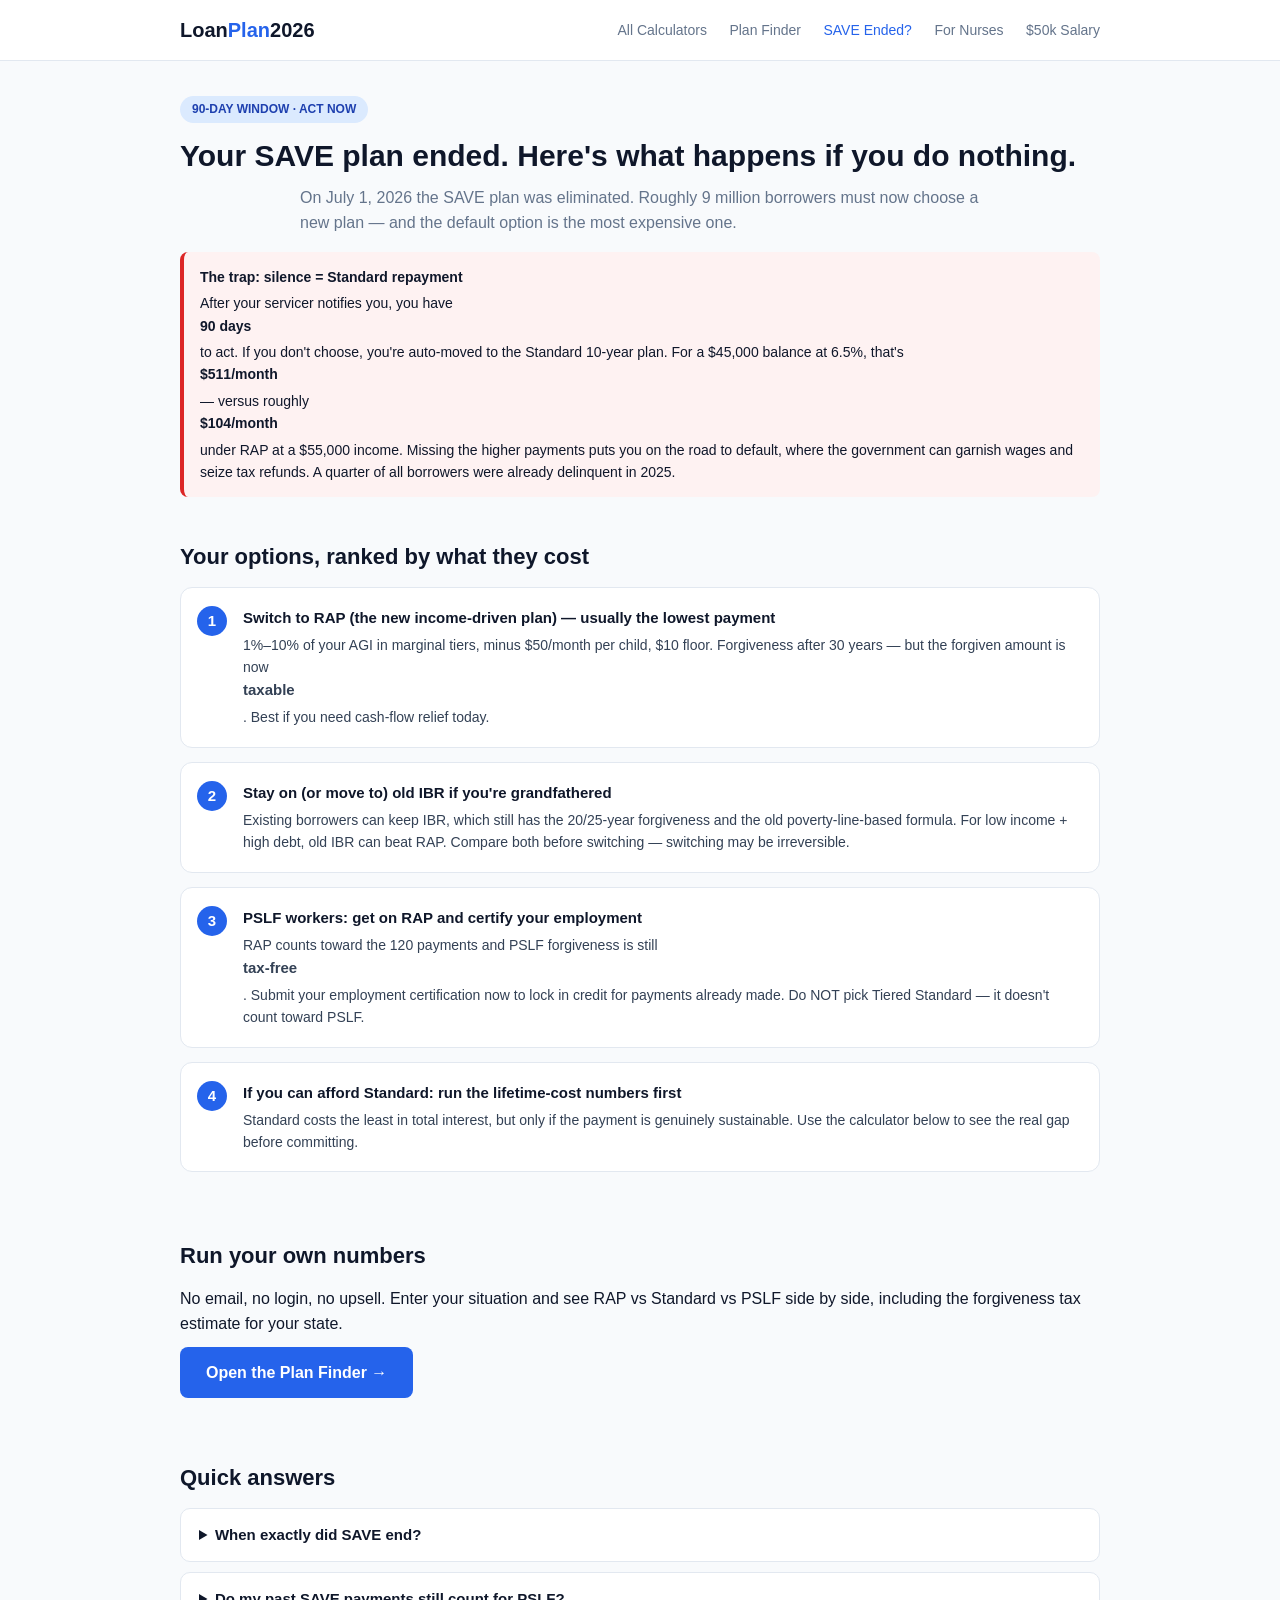
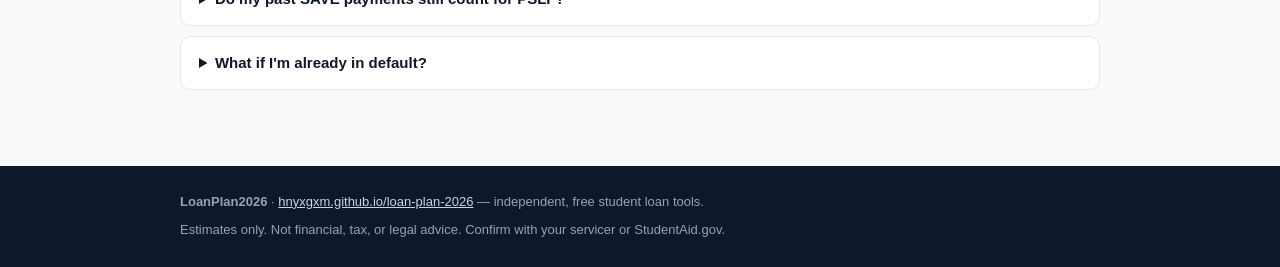
<file: student-loans/save-transition.html>
<!DOCTYPE html>
<html lang="en">
<head>
<meta charset="UTF-8">
<meta name="viewport" content="width=device-width, initial-scale=1.0">
<title>SAVE Plan Ended July 2026? Your 90-Day Decision Guide (Do Nothing = Standard Plan)</title>
<meta name="description" content="SAVE is gone. You have 90 days to choose a new plan or your servicer auto-moves you to Standard repayment. Here's exactly what each option costs and how to avoid the worst outcome.">
<link rel="stylesheet" href="style.css">
<!-- Google tag (gtag.js) -->
<script async src="https://www.googletagmanager.com/gtag/js?id=G-7WXY3LFMZS"></script>
<script>
  window.dataLayer = window.dataLayer || [];
  function gtag(){dataLayer.push(arguments);}
  gtag('js', new Date());
  gtag('config', 'G-7WXY3LFMZS');
</script>
<!-- seo-meta -->
<link rel="canonical" href="https://hnyxgxm.github.io/loan-plan-2026/student-loans/save-transition.html">
<link rel="icon" type="image/svg+xml" href="../favicon.svg">
<meta property="og:site_name" content="LoanPlan2026">
<meta property="og:type" content="website">
<meta property="og:title" content="SAVE Plan Ended July 2026? Your 90-Day Decision Guide (Do Nothing = Standard Plan)">
<meta property="og:description" content="SAVE is gone. You have 90 days to choose a new plan or your servicer auto-moves you to Standard repayment. Here's exactly what each option costs and how to avoid the worst outcome.">
<meta property="og:url" content="https://hnyxgxm.github.io/loan-plan-2026/student-loans/save-transition.html">
<meta property="og:image" content="https://hnyxgxm.github.io/loan-plan-2026/student-loans/og.png">
<meta property="og:image:width" content="1200">
<meta property="og:image:height" content="630">
<meta name="twitter:card" content="summary_large_image">
<meta name="twitter:title" content="SAVE Plan Ended July 2026? Your 90-Day Decision Guide (Do Nothing = Standard Plan)">
<meta name="twitter:description" content="SAVE is gone. You have 90 days to choose a new plan or your servicer auto-moves you to Standard repayment. Here's exactly what each option costs and how to avoid the worst outcome.">
<meta name="twitter:image" content="https://hnyxgxm.github.io/loan-plan-2026/student-loans/og.png">
<script type="application/ld+json">{"@context": "https://schema.org", "@type": "BreadcrumbList", "itemListElement": [{"@type": "ListItem", "position": 1, "name": "Home", "item": "https://hnyxgxm.github.io/loan-plan-2026/"}, {"@type": "ListItem", "position": 2, "name": "Student Loans 2026", "item": "https://hnyxgxm.github.io/loan-plan-2026/student-loans/"}, {"@type": "ListItem", "position": 3, "name": "SAVE Transition", "item": "https://hnyxgxm.github.io/loan-plan-2026/student-loans/save-transition.html"}]}</script>
</head>
<body>

<header class="site">
  <div class="container">
    <a class="logo" href="index.html">Loan<span>Plan</span>2026</a>
    <nav class="site">
      <a href="../index.html">All Calculators</a>
      <a href="index.html">Plan Finder</a>
      <a href="save-transition.html" class="active">SAVE Ended?</a>
      <a href="nurses.html">For Nurses</a>
      <a href="income-50k.html">$50k Salary</a>
    </nav>
  </div>
</header>

<div class="container">
</div>

<main class="container">
  <div class="hero" style="text-align:left;padding-bottom:0">
    <div class="badge">90-DAY WINDOW · ACT NOW</div>
    <h1>Your SAVE plan ended. Here's what happens if you do nothing.</h1>
    <p class="sub">On July 1, 2026 the SAVE plan was eliminated. Roughly 9 million borrowers must now choose a new plan — and the default option is the most expensive one.</p>
  </div>

  <div class="alert">
    <b>The trap: silence = Standard repayment</b>
    After your servicer notifies you, you have <b>90 days</b> to act. If you don't choose, you're auto-moved to the Standard 10-year plan. For a $45,000 balance at 6.5%, that's <b>$511/month</b> — versus roughly <b>$104/month</b> under RAP at a $55,000 income. Missing the higher payments puts you on the road to default, where the government can garnish wages and seize tax refunds. A quarter of all borrowers were already delinquent in 2025.
  </div>

  <section class="block">
    <h2>Your options, ranked by what they cost</h2>
    <div class="steps">
      <div class="step">
        <b>Switch to RAP (the new income-driven plan) — usually the lowest payment</b>
        <p>1%–10% of your AGI in marginal tiers, minus $50/month per child, $10 floor. Forgiveness after 30 years — but the forgiven amount is now <b>taxable</b>. Best if you need cash-flow relief today.</p>
      </div>
      <div class="step">
        <b>Stay on (or move to) old IBR if you're grandfathered</b>
        <p>Existing borrowers can keep IBR, which still has the 20/25-year forgiveness and the old poverty-line-based formula. For low income + high debt, old IBR can beat RAP. Compare both before switching — switching may be irreversible.</p>
      </div>
      <div class="step">
        <b>PSLF workers: get on RAP and certify your employment</b>
        <p>RAP counts toward the 120 payments and PSLF forgiveness is still <b>tax-free</b>. Submit your employment certification now to lock in credit for payments already made. Do NOT pick Tiered Standard — it doesn't count toward PSLF.</p>
      </div>
      <div class="step">
        <b>If you can afford Standard: run the lifetime-cost numbers first</b>
        <p>Standard costs the least in total interest, but only if the payment is genuinely sustainable. Use the calculator below to see the real gap before committing.</p>
      </div>
    </div>
  </section>

  <section class="block">
    <h2>Run your own numbers</h2>
    <p>No email, no login, no upsell. Enter your situation and see RAP vs Standard vs PSLF side by side, including the forgiveness tax estimate for your state.</p>
    <p><a class="primary" href="index.html" style="display:inline-block;padding:13px 26px;border-radius:8px;text-decoration:none;font-weight:700;color:#fff">Open the Plan Finder →</a></p>
  </section>

  <section class="block faq">
    <h2>Quick answers</h2>
    <details>
      <summary>When exactly did SAVE end?</summary>
      <p>July 1, 2026. SAVE had already been blocked by courts since 2024, with most borrowers parked in interest-free forbearance. The 2025 law (P.L. 119-21) formally eliminated it and created RAP as its replacement.</p>
    </details>
    <details>
      <summary>Do my past SAVE payments still count for PSLF?</summary>
      <p>Payments already certified are protected. But the "buyback" formula for counting forbearance periods since July 18, 2024 was revised on March 31, 2026 and now costs more. Certify your employment immediately to preserve your count.</p>
    </details>
    <details>
      <summary>What if I'm already in default?</summary>
      <p>Defaulted borrowers have separate exit routes (fresh-start style rehabilitation programs are being rolled back — check your servicer). Get out of default before plan selection matters, because collections continue regardless of which plan you pick.</p>
    </details>
  </section>

</main>

<footer class="site">
  <div class="container">
    <div><b>LoanPlan2026</b> · <a href="https://hnyxgxm.github.io/loan-plan-2026/">hnyxgxm.github.io/loan-plan-2026</a> — independent, free student loan tools.</div>
    <div>Estimates only. Not financial, tax, or legal advice. Confirm with your servicer or StudentAid.gov.</div>
  </div>
</footer>
<script src="calc.js?v=20260905"></script>
</body>
</html>
</file>
<file: student-loans/style.css>
:root {
  --blue: #2563eb;
  --blue-dark: #1e40af;
  --green: #16a34a;
  --red: #dc2626;
  --ink: #0f172a;
  --muted: #64748b;
  --bg: #f8fafc;
  --card: #ffffff;
  --line: #e2e8f0;
}
* { box-sizing: border-box; margin: 0; padding: 0; }
body {
  font-family: -apple-system, BlinkMacSystemFont, "Segoe UI", Roboto, Helvetica, Arial, sans-serif;
  color: var(--ink);
  background: var(--bg);
  line-height: 1.6;
}
a { color: var(--blue); }
.container { max-width: 960px; margin: 0 auto; padding: 0 20px; }

/* ===== Header ===== */
header.site {
  background: var(--card); border-bottom: 1px solid var(--line);
  padding: 14px 0;
}
header.site .container { display: flex; align-items: center; justify-content: space-between; flex-wrap: wrap; gap: 10px; }
.logo { font-size: 20px; font-weight: 800; color: var(--ink); text-decoration: none; }
.logo span { color: var(--blue); }
nav.site a { margin-left: 18px; text-decoration: none; color: var(--muted); font-size: 14px; font-weight: 500; }
nav.site a:hover, nav.site a.active { color: var(--blue); }

/* ===== Hero / content ===== */
.hero { padding: 34px 0 10px; text-align: center; }
.hero h1 { font-size: 30px; line-height: 1.25; margin-bottom: 10px; }
.hero p.sub { color: var(--muted); font-size: 16px; max-width: 680px; margin: 0 auto; }
.badge {
  display: inline-block; background: #dbeafe; color: var(--blue-dark);
  font-size: 12px; font-weight: 700; padding: 4px 12px; border-radius: 999px; margin-bottom: 14px;
}

section.block { padding: 26px 0; }
h2 { font-size: 22px; margin-bottom: 12px; }
h3 { font-size: 17px; margin: 18px 0 8px; }
p { margin-bottom: 10px; }
ul.plain { margin: 8px 0 14px 22px; }
ul.plain li { margin-bottom: 6px; }

/* ===== Calculator ===== */
.calc-wrap { display: grid; grid-template-columns: 380px 1fr; gap: 24px; align-items: start; }
@media (max-width: 860px) { .calc-wrap { grid-template-columns: 1fr; } }
.card {
  background: var(--card); border: 1px solid var(--line); border-radius: 12px;
  padding: 22px; box-shadow: 0 1px 3px rgba(15,23,42,.06);
}
.field { margin-bottom: 14px; }
.field label { display: block; font-size: 13px; font-weight: 600; margin-bottom: 4px; }
.field .hint { font-size: 12px; color: var(--muted); margin-top: 2px; }
.field input[type=number], .field select {
  width: 100%; padding: 10px 12px; border: 1px solid #cbd5e1; border-radius: 8px;
  font-size: 15px; background: #fff;
}
.field input:focus, .field select:focus { outline: 2px solid var(--blue); border-color: transparent; }
.checkline { display: flex; align-items: flex-start; gap: 8px; font-size: 13px; margin-bottom: 14px; }
.checkline input { margin-top: 3px; }
button.primary {
  width: 100%; padding: 13px; background: var(--blue); color: #fff; border: none;
  border-radius: 8px; font-size: 16px; font-weight: 700; cursor: pointer;
}
button.primary:hover { background: var(--blue-dark); }
a.primary {
  display: inline-block; padding: 13px 22px; background: var(--blue); color: #fff;
  border-radius: 8px; font-size: 16px; font-weight: 700; text-decoration: none;
}
a.primary:hover { background: var(--blue-dark); }

/* ===== Results ===== */
.result-grid { display: grid; grid-template-columns: 1fr 1fr; gap: 14px; margin-bottom: 16px; }
@media (max-width: 560px) { .result-grid { grid-template-columns: 1fr; } }
.metric {
  background: var(--card); border: 1px solid var(--line); border-radius: 12px; padding: 16px;
}
.metric .label { font-size: 12px; color: var(--muted); font-weight: 600; text-transform: uppercase; letter-spacing: .04em; }
.metric .value { font-size: 28px; font-weight: 800; margin: 4px 0; }
.metric .note { font-size: 12px; color: var(--muted); }
.metric.good .value { color: var(--green); }
.metric.bad .value { color: var(--red); }
.metric.blue .value { color: var(--blue); }

.chart-box { background: var(--card); border: 1px solid var(--line); border-radius: 12px; padding: 16px; margin-bottom: 16px; }
.legend { display: flex; gap: 18px; font-size: 13px; margin-top: 8px; flex-wrap: wrap; }
.legend .dot { display: inline-block; width: 10px; height: 10px; border-radius: 50%; margin-right: 6px; }

table.compare { width: 100%; border-collapse: collapse; font-size: 14px; background: var(--card); border-radius: 12px; overflow: hidden; }
table.compare th, table.compare td { padding: 10px 12px; text-align: left; border-bottom: 1px solid var(--line); }
table.compare th { background: #f1f5f9; font-size: 12px; text-transform: uppercase; color: var(--muted); }
table.compare td.num { font-variant-numeric: tabular-nums; font-weight: 600; }
table.compare tr:last-child td { border-bottom: none; }
.best-tag { background: #dcfce7; color: #166534; font-size: 11px; font-weight: 700; padding: 2px 8px; border-radius: 999px; margin-left: 6px; }

.alert {
  border-left: 4px solid var(--red); background: #fef2f2; border-radius: 8px;
  padding: 14px 16px; font-size: 14px; margin: 16px 0;
}
.alert.warn { border-color: #f59e0b; background: #fffbeb; }
.alert.ok { border-color: var(--green); background: #f0fdf4; }
.alert b { display: block; margin-bottom: 4px; }

#warn { display: none; }
#results.invalid > div:not(#warn) { display: none; }
#results.invalid > #warn { display: block; }


/* ===== FAQ / footer ===== */
.faq details { background: var(--card); border: 1px solid var(--line); border-radius: 10px; padding: 14px 18px; margin-bottom: 10px; }
.faq summary { font-weight: 700; cursor: pointer; font-size: 15px; }
.faq details p { margin-top: 8px; color: #334155; font-size: 14px; }

footer.site {
  margin-top: 40px; background: var(--ink); color: #94a3b8; font-size: 13px; padding: 26px 0;
}
footer.site .container { display: flex; flex-direction: column; gap: 8px; }
footer.site a { color: #cbd5e1; }

/* checklist page */
.steps { counter-reset: step; }
.step {
  background: var(--card); border: 1px solid var(--line); border-radius: 12px;
  padding: 18px 18px 18px 62px; margin-bottom: 14px; position: relative;
}
.step::before {
  counter-increment: step; content: counter(step);
  position: absolute; left: 16px; top: 18px;
  width: 30px; height: 30px; border-radius: 50%;
  background: var(--blue); color: #fff; font-weight: 800;
  display: flex; align-items: center; justify-content: center; font-size: 15px;
}
.step b { display: block; margin-bottom: 4px; font-size: 15px; }
.step p { font-size: 14px; color: #334155; margin: 0; }
</file>
<file: style.css>
:root {
  --blue: #2563eb;
  --blue-dark: #1e40af;
  --green: #16a34a;
  --red: #dc2626;
  --ink: #0f172a;
  --muted: #64748b;
  --bg: #f8fafc;
  --card: #ffffff;
  --line: #e2e8f0;
}
* { box-sizing: border-box; margin: 0; padding: 0; }
body {
  font-family: -apple-system, BlinkMacSystemFont, "Segoe UI", Roboto, Helvetica, Arial, sans-serif;
  color: var(--ink);
  background: var(--bg);
  line-height: 1.6;
}
a { color: var(--blue); }
.container { max-width: 960px; margin: 0 auto; padding: 0 20px; }

/* ===== Header ===== */
header.site {
  background: var(--card); border-bottom: 1px solid var(--line);
  padding: 14px 0;
}
header.site .container { display: flex; align-items: center; justify-content: space-between; flex-wrap: wrap; gap: 10px; }
.logo { font-size: 20px; font-weight: 800; color: var(--ink); text-decoration: none; }
.logo span { color: var(--blue); }
nav.site a { margin-left: 18px; text-decoration: none; color: var(--muted); font-size: 14px; font-weight: 500; }
nav.site a:hover, nav.site a.active { color: var(--blue); }

/* ===== Hero / content ===== */
.hero { padding: 34px 0 10px; text-align: center; }
.hero h1 { font-size: 30px; line-height: 1.25; margin-bottom: 10px; }
.hero p.sub { color: var(--muted); font-size: 16px; max-width: 680px; margin: 0 auto; }
.badge {
  display: inline-block; background: #dbeafe; color: var(--blue-dark);
  font-size: 12px; font-weight: 700; padding: 4px 12px; border-radius: 999px; margin-bottom: 14px;
}

section.block { padding: 26px 0; }
h2 { font-size: 22px; margin-bottom: 12px; }
h3 { font-size: 17px; margin: 18px 0 8px; }
p { margin-bottom: 10px; }
ul.plain { margin: 8px 0 14px 22px; }
ul.plain li { margin-bottom: 6px; }

/* ===== Calculator ===== */
.calc-wrap { display: grid; grid-template-columns: 380px 1fr; gap: 24px; align-items: start; }
@media (max-width: 860px) { .calc-wrap { grid-template-columns: 1fr; } }
.card {
  background: var(--card); border: 1px solid var(--line); border-radius: 12px;
  padding: 22px; box-shadow: 0 1px 3px rgba(15,23,42,.06);
}
.field { margin-bottom: 14px; }
.field label { display: block; font-size: 13px; font-weight: 600; margin-bottom: 4px; }
.field .hint { font-size: 12px; color: var(--muted); margin-top: 2px; }
.field input[type=number], .field select {
  width: 100%; padding: 10px 12px; border: 1px solid #cbd5e1; border-radius: 8px;
  font-size: 15px; background: #fff;
}
.field input:focus, .field select:focus { outline: 2px solid var(--blue); border-color: transparent; }
.checkline { display: flex; align-items: flex-start; gap: 8px; font-size: 13px; margin-bottom: 14px; }
.checkline input { margin-top: 3px; }
button.primary {
  width: 100%; padding: 13px; background: var(--blue); color: #fff; border: none;
  border-radius: 8px; font-size: 16px; font-weight: 700; cursor: pointer;
}
button.primary:hover { background: var(--blue-dark); }

/* ===== Results ===== */
.result-grid { display: grid; grid-template-columns: 1fr 1fr; gap: 14px; margin-bottom: 16px; }
@media (max-width: 560px) { .result-grid { grid-template-columns: 1fr; } }
.metric {
  background: var(--card); border: 1px solid var(--line); border-radius: 12px; padding: 16px;
}
.metric .label { font-size: 12px; color: var(--muted); font-weight: 600; text-transform: uppercase; letter-spacing: .04em; }
.metric .value { font-size: 28px; font-weight: 800; margin: 4px 0; }
.metric .note { font-size: 12px; color: var(--muted); }
.metric.good .value { color: var(--green); }
.metric.bad .value { color: var(--red); }
.metric.blue .value { color: var(--blue); }

.chart-box { background: var(--card); border: 1px solid var(--line); border-radius: 12px; padding: 16px; margin-bottom: 16px; }
.legend { display: flex; gap: 18px; font-size: 13px; margin-top: 8px; flex-wrap: wrap; }
.legend .dot { display: inline-block; width: 10px; height: 10px; border-radius: 50%; margin-right: 6px; }

table.compare { width: 100%; border-collapse: collapse; font-size: 14px; background: var(--card); border-radius: 12px; overflow: hidden; }
table.compare th, table.compare td { padding: 10px 12px; text-align: left; border-bottom: 1px solid var(--line); }
table.compare th { background: #f1f5f9; font-size: 12px; text-transform: uppercase; color: var(--muted); }
table.compare td.num { font-variant-numeric: tabular-nums; font-weight: 600; }
table.compare tr:last-child td { border-bottom: none; }
.best-tag { background: #dcfce7; color: #166534; font-size: 11px; font-weight: 700; padding: 2px 8px; border-radius: 999px; margin-left: 6px; }

.alert {
  border-left: 4px solid var(--red); background: #fef2f2; border-radius: 8px;
  padding: 14px 16px; font-size: 14px; margin: 16px 0;
}
.alert.warn { border-color: #f59e0b; background: #fffbeb; }
.alert.ok { border-color: var(--green); background: #f0fdf4; }
.alert b { display: block; margin-bottom: 4px; }

#warn { display: none; }
#results.invalid > div:not(#warn) { display: none; }
#results.invalid > #warn { display: block; }


/* ===== FAQ / footer ===== */
.faq details { background: var(--card); border: 1px solid var(--line); border-radius: 10px; padding: 14px 18px; margin-bottom: 10px; }
.faq summary { font-weight: 700; cursor: pointer; font-size: 15px; }
.faq details p { margin-top: 8px; color: #334155; font-size: 14px; }

footer.site {
  margin-top: 40px; background: var(--ink); color: #94a3b8; font-size: 13px; padding: 26px 0;
}
footer.site .container { display: flex; flex-direction: column; gap: 8px; }
footer.site a { color: #cbd5e1; }

/* checklist page */
.steps { counter-reset: step; }
.step {
  background: var(--card); border: 1px solid var(--line); border-radius: 12px;
  padding: 18px 18px 18px 62px; margin-bottom: 14px; position: relative;
}
.step::before {
  counter-increment: step; content: counter(step);
  position: absolute; left: 16px; top: 18px;
  width: 30px; height: 30px; border-radius: 50%;
  background: var(--blue); color: #fff; font-weight: 800;
  display: flex; align-items: center; justify-content: center; font-size: 15px;
}
.step b { display: block; margin-bottom: 4px; font-size: 15px; }
.step p { font-size: 14px; color: #334155; margin: 0; }
</file>
